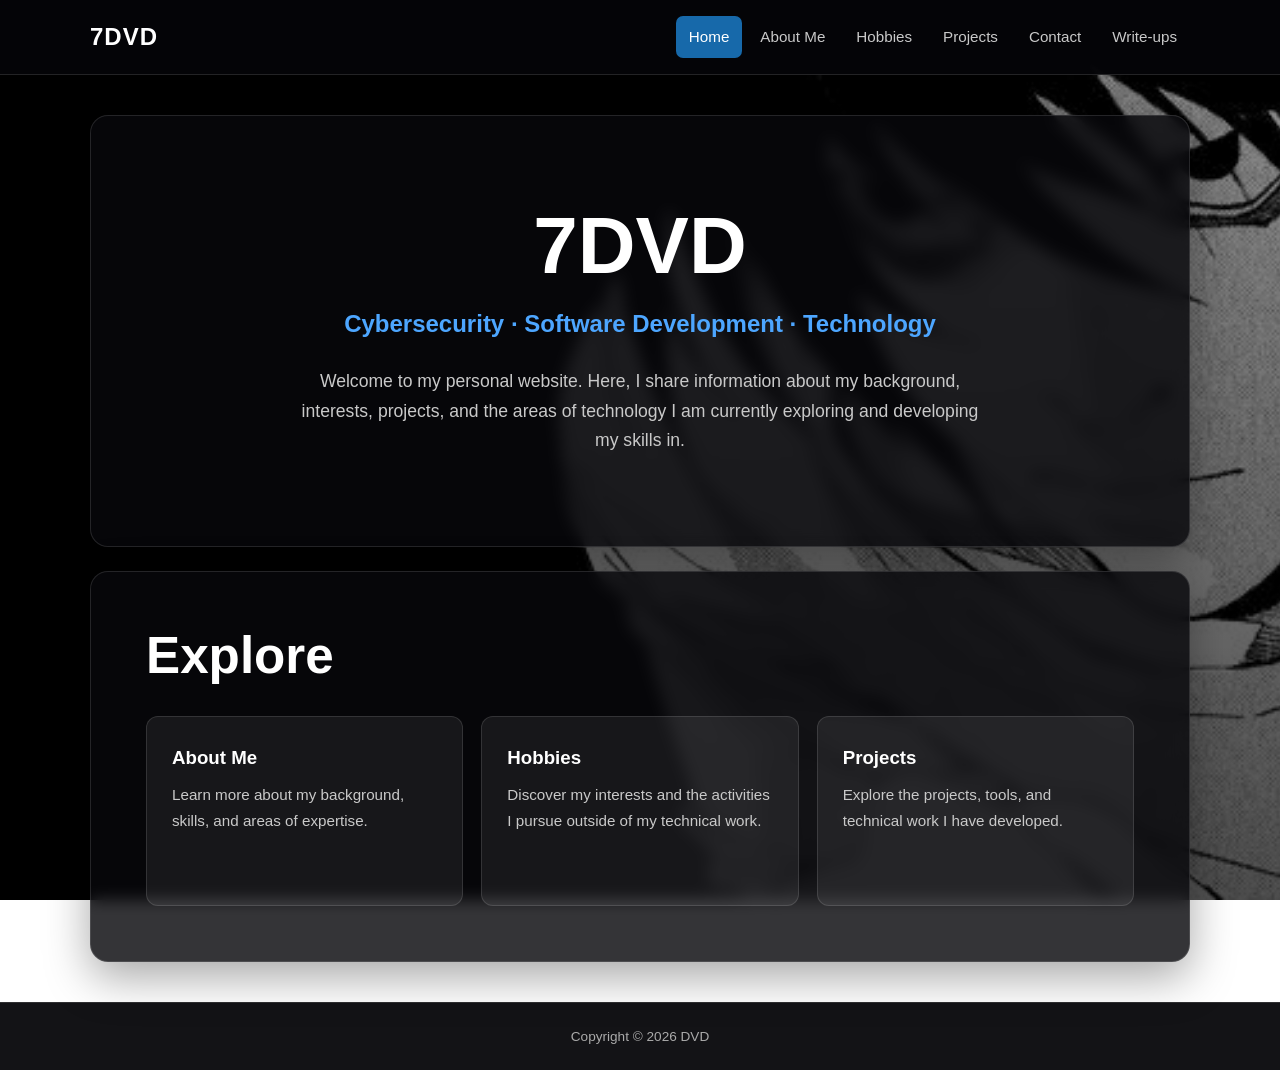
<file: index.html>
<!DOCTYPE html>
<html lang="en">
<head>
  <meta charset="UTF-8">
  <meta name="viewport" content="width=device-width, initial-scale=1.0">
  <meta name="description" content="7DVD - cybersecurity, software development, technology, and personal projects.">
  <title>7DVD | Home</title>
  <link rel="stylesheet" href="Main/style.css">
</head>

<body>
  <header>
    <div class="header-inner">
      <a href="index.html" class="logo">7DVD</a>

      <nav>
        <a href="/index.html" class="active">Home</a>
        <a href="Main/AboutMe.html">About Me</a>
        <a href="Main/Hobbies.html">Hobbies</a>
        <a href="Main/Projects.html">Projects</a>
        <a href="Main/ContactMe.html">Contact</a>
        <a href="/Write-ups/index.html">Write-ups</a>
      </nav>
    </div>
  </header>

  <main>
    <section class="hero">
      <h1>7DVD</h1>

      <p class="tagline">
        Cybersecurity · Software Development · Technology
      </p>

      <p>
        Welcome to my personal website. Here, I share information about my
        background, interests, projects, and the areas of technology I am
        currently exploring and developing my skills in.
      </p>
    </section>

    <section class="content" style="margin-top: 24px;">
      <h1>Explore</h1>

      <div class="cards">
        <a href="Main/AboutMe.html" class="card">
          <h3>About Me</h3>
          <p>Learn more about my background, skills, and areas of expertise.</p>
        </a>

        <a href="Main/Hobbies.html" class="card">
          <h3>Hobbies</h3>
          <p>Discover my interests and the activities I pursue outside of my technical work.</p>
        </a>

        <a href="Main/Projects.html" class="card">
          <h3>Projects</h3>
          <p>Explore the projects, tools, and technical work I have developed.</p>
        </a>
      </div>
    </section>
  </main>

  <footer>
    <p>Copyright &copy; 2026 DVD</p>
  </footer>
</body>
</html>
</file>
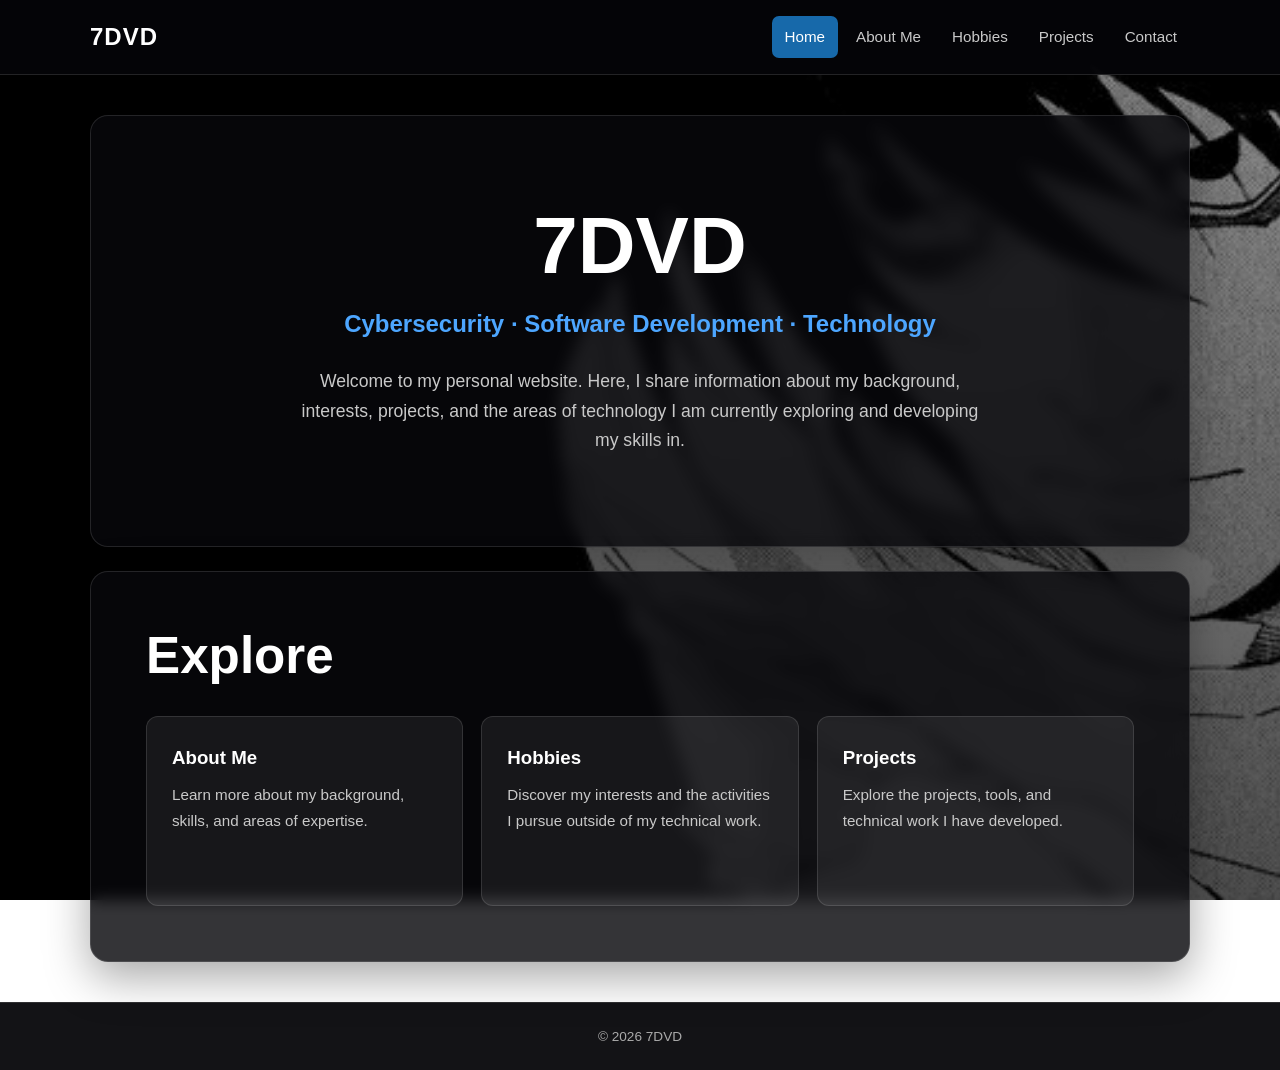
<file: Main/index.html>
<!DOCTYPE html>
<html lang="en">
<head>
  <meta charset="UTF-8">
  <meta name="viewport" content="width=device-width, initial-scale=1.0">
  <meta name="description" content="7DVD - cybersecurity, software development, technology, and personal projects.">
  <title>7DVD | Home</title>
  <link rel="stylesheet" href="style.css">
</head>

<body>
  <header>
    <div class="header-inner">
      <a href="index.html" class="logo">7DVD</a>

      <nav>
        <a href="index.html" class="active">Home</a>
        <a href="AboutMe.html">About Me</a>
        <a href="Hobbies.html">Hobbies</a>
        <a href="Projects.html">Projects</a>
        <a href="ContactMe.html">Contact</a>
      </nav>
    </div>
  </header>

  <main>
    <section class="hero">
      <h1>7DVD</h1>

      <p class="tagline">
        Cybersecurity · Software Development · Technology
      </p>

      <p>
        Welcome to my personal website. Here, I share information about my
        background, interests, projects, and the areas of technology I am
        currently exploring and developing my skills in.
      </p>
    </section>

    <section class="content" style="margin-top: 24px;">
      <h1>Explore</h1>

      <div class="cards">
        <a href="AboutMe.html" class="card">
          <h3>About Me</h3>
          <p>Learn more about my background, skills, and areas of expertise.</p>
        </a>

        <a href="Hobbies.html" class="card">
          <h3>Hobbies</h3>
          <p>Discover my interests and the activities I pursue outside of my technical work.</p>
        </a>

        <a href="Projects.html" class="card">
          <h3>Projects</h3>
          <p>Explore the projects, tools, and technical work I have developed.</p>
        </a>
      </div>
    </section>
  </main>

  <footer>
    <p>&copy; 2026 7DVD</p>
  </footer>
</body>
</html>
</file>
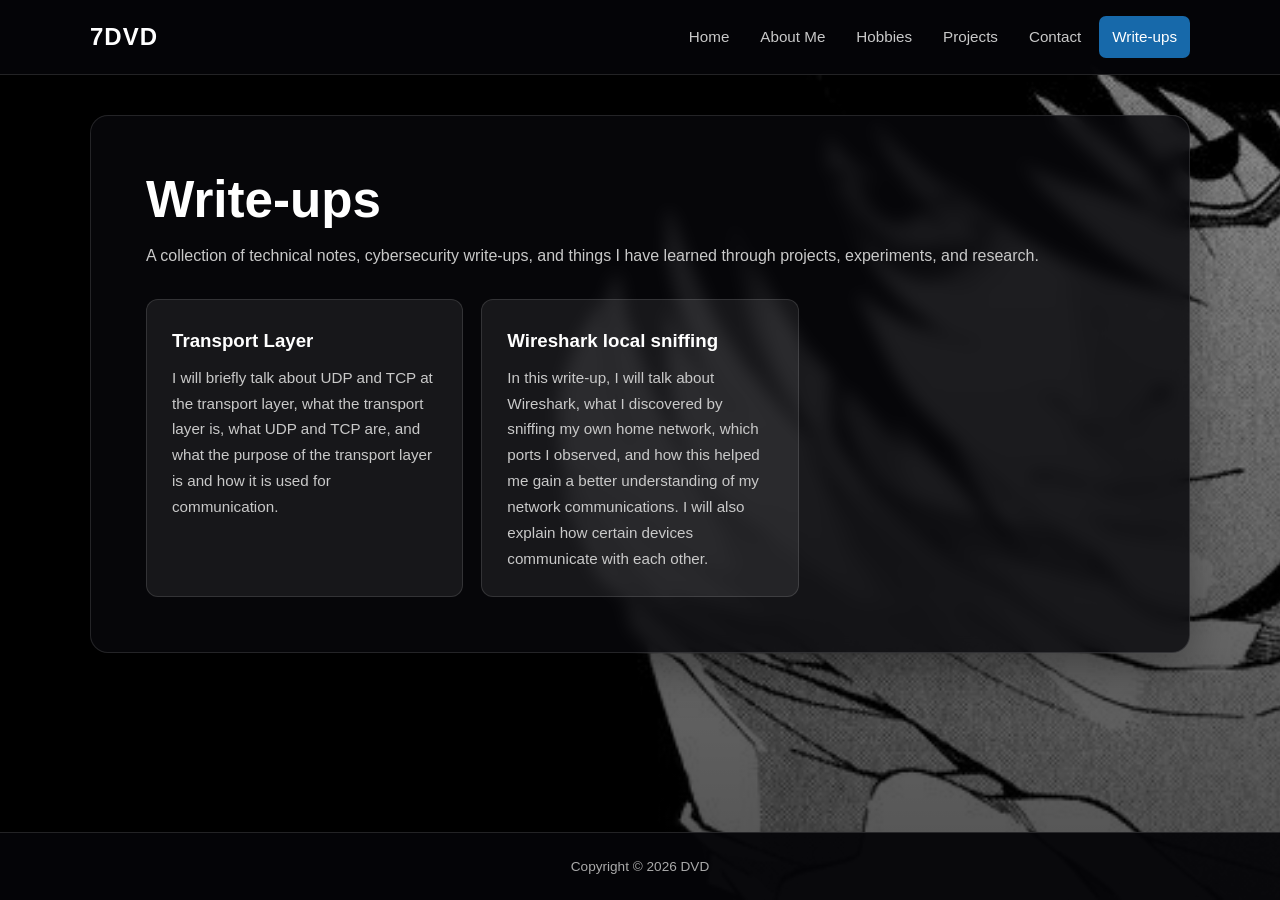
<file: Write-ups/index.html>
<!DOCTYPE html>
<html lang="en">
<head>
  <meta charset="UTF-8">
  <meta name="viewport" content="width=device-width, initial-scale=1.0">
  <meta name="description" content="7DVD - technical notes, cybersecurity write-ups, and things I have learned.">
  <title>7DVD | Write-ups</title>
  <link rel="stylesheet" href="/Main/style.css">
</head>

<body>
  <header>
    <div class="header-inner">
      <a href="../index.html" class="logo">7DVD</a>

      <nav>
        <a href="../index.html">Home</a>
        <a href="/Main/AboutMe.html">About Me</a>
        <a href="/Main/Hobbies.html">Hobbies</a>
        <a href="/Main/Projects.html">Projects</a>
        <a href="/Main/ContactMe.html">Contact</a>
        <a href="index.html" class="active">Write-ups</a>
      </nav>
    </div>
  </header>

  <main>
    <section class="content">
      <h1>Write-ups</h1>
      
      <p>
        A collection of technical notes, cybersecurity write-ups, and
        things I have learned through projects, experiments, and research.
      </p>

      <div class="cards">

        <a href="TransportLayer.html" class="card">
          <h3>Transport Layer</h3>
          <p>
            I will briefly talk about UDP and TCP at the transport layer,
            what the transport layer is, what UDP and TCP are, and what
            the purpose of the transport layer is and how it is used
            for communication.
          </p>
        </a>

        <a href="WiresharkLocal.html" class="card">
          <h3>Wireshark local sniffing</h3>
          <p>
            In this write-up, I will talk about Wireshark, what I discovered
            by sniffing my own home network, which ports I observed, and how
            this helped me gain a better understanding of my network
            communications. I will also explain how certain devices
            communicate with each other.
          </p>
        </a>

      </div>
    </section>
  </main>

  <footer>
    <p>Copyright &copy; 2026 DVD</p>
  </footer>

</body>
</html>
</file>
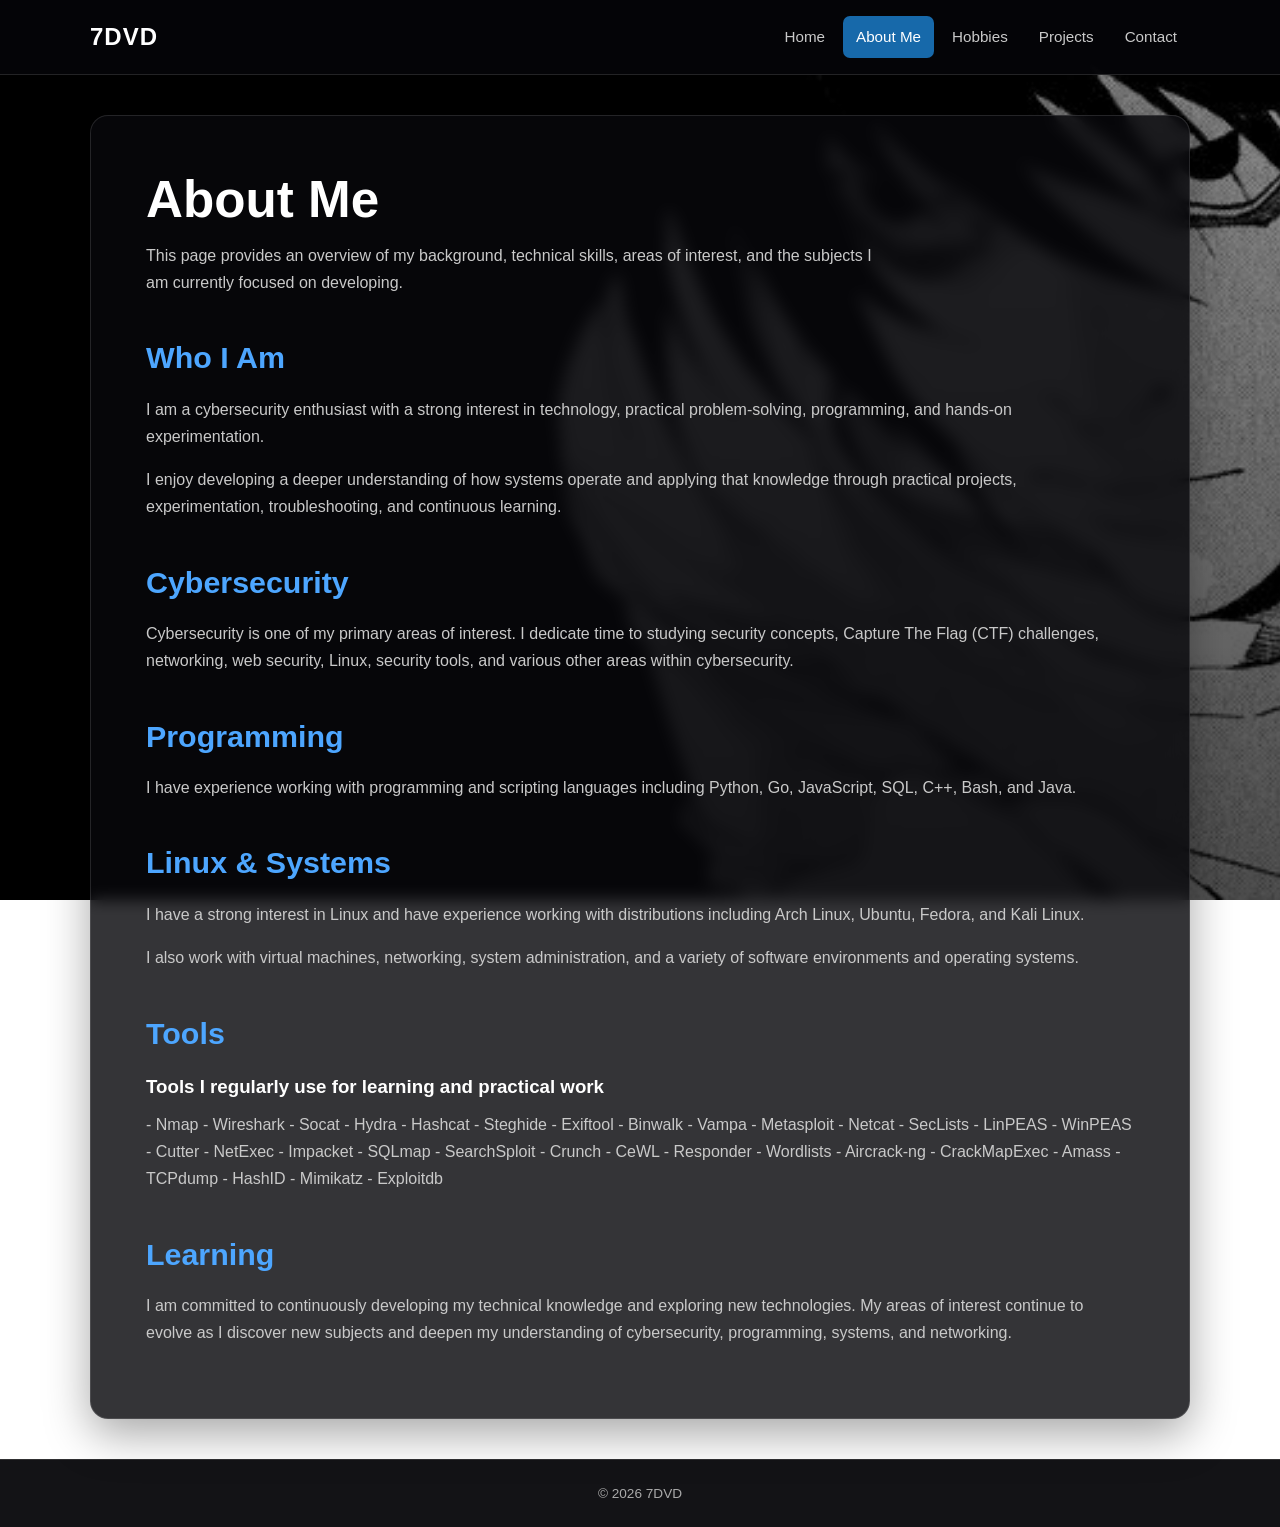
<file: AboutMe.html>
<!DOCTYPE html>
<html lang="en">
<head>
  <meta charset="UTF-8">
  <meta name="viewport" content="width=device-width, initial-scale=1.0">
  <meta name="description" content="About 7DVD.">
  <title>7DVD | About Me</title>
  <link rel="stylesheet" href="style.css">
</head>

<body>
  <header>
    <div class="header-inner">
      <a href="index.html" class="logo">7DVD</a>

      <nav>
        <a href="index.html">Home</a>
        <a href="AboutMe.html" class="active">About Me</a>
        <a href="Hobbies.html">Hobbies</a>
        <a href="Projects.html">Projects</a>
        <a href="ContactMe.html">Contact</a>
      </nav>
    </div>
  </header>

  <main>
    <section class="content">
      <h1>About Me</h1>

      <p class="intro">
        This page provides an overview of my background, technical skills,
        areas of interest, and the subjects I am currently focused on developing.
      </p>

      <h2>Who I Am</h2>

      <p>
        I am a cybersecurity enthusiast with a strong interest in technology,
        practical problem-solving, programming, and hands-on experimentation.
      </p>

      <p>
        I enjoy developing a deeper understanding of how systems operate
        and applying that knowledge through practical projects, experimentation,
        troubleshooting, and continuous learning.
      </p>

      <h2>Cybersecurity</h2>

      <p>
        Cybersecurity is one of my primary areas of interest. I dedicate time
        to studying security concepts, Capture The Flag (CTF) challenges,
        networking, web security, Linux, security tools, and various other
        areas within cybersecurity.
      </p>

      <h2>Programming</h2>

      <p>
        I have experience working with programming and scripting languages
        including Python, Go, JavaScript, SQL, C++, Bash, and Java.
      </p>

      <h2>Linux & Systems</h2>

      <p>
        I have a strong interest in Linux and have experience working with
        distributions including Arch Linux, Ubuntu, Fedora, and Kali Linux.
      </p>

      <p>
        I also work with virtual machines, networking, system administration,
        and a variety of software environments and operating systems.
      </p>

      <h2>Tools</h2>
      <h3>Tools I regularly use for learning and practical work</h3>
      
      <p>
        - Nmap
        - Wireshark
        - Socat
        - Hydra
        - Hashcat
        - Steghide
        - Exiftool
        - Binwalk
        - Vampa
        - Metasploit
        - Netcat
        - SecLists
        - LinPEAS
        - WinPEAS
        - Cutter
        - NetExec
        - Impacket
        - SQLmap
        - SearchSploit
        - Crunch
        - CeWL
        - Responder
        - Wordlists
        - Aircrack-ng
        - CrackMapExec
        - Amass
        - TCPdump
        - HashID
        - Mimikatz
        - Exploitdb
      </p>
      
      <h2>Learning</h2>

      <p>
        I am committed to continuously developing my technical knowledge
        and exploring new technologies. My areas of interest continue to
        evolve as I discover new subjects and deepen my understanding of
        cybersecurity, programming, systems, and networking.
      </p>
    </section>
  </main>

  <footer>
    <p>&copy; 2026 7DVD</p>
  </footer>
</body>
</html>
</file>
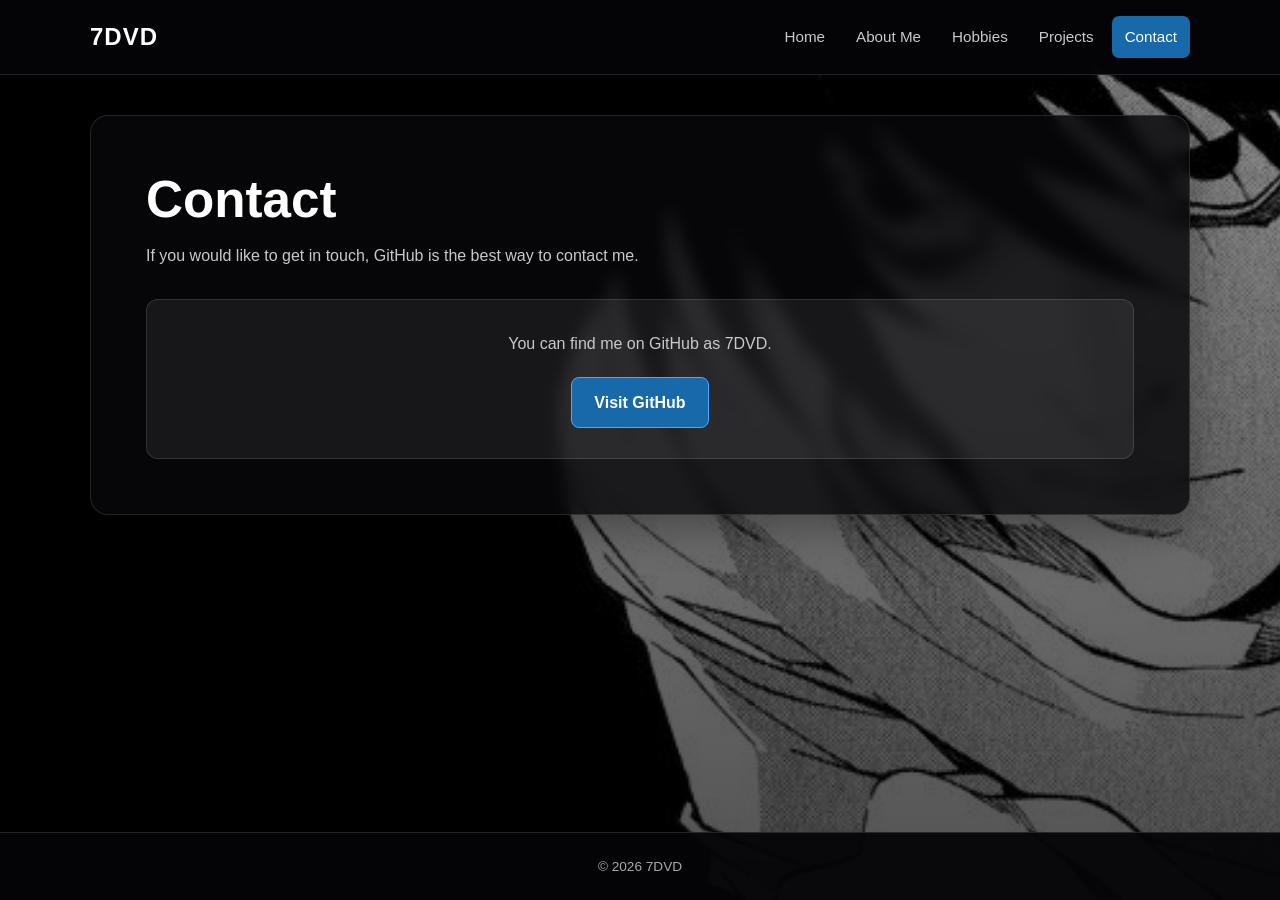
<file: ContactMe.html>
<!DOCTYPE html>
<html lang="en">
<head>
  <meta charset="UTF-8">
  <meta name="viewport" content="width=device-width, initial-scale=1.0">
  <meta name="description" content="Contact 7DVD.">
  <title>7DVD | Contact</title>
  <link rel="stylesheet" href="style.css">
</head>

<body>
  <header>
    <div class="header-inner">
      <a href="index.html" class="logo">7DVD</a>

      <nav>
        <a href="index.html">Home</a>
        <a href="AboutMe.html">About Me</a>
        <a href="Hobbies.html">Hobbies</a>
        <a href="Projects.html">Projects</a>
        <a href="ContactMe.html" class="active">Contact</a>
      </nav>
    </div>
  </header>

  <main>
    <section class="content">
      <h1>Contact</h1>

      <p class="intro">
        If you would like to get in touch, GitHub is the best way
        to contact me.
      </p>

      <div class="contact-box">
        <p>
          You can find me on GitHub as 7DVD.
        </p>

        <a
          href="https://github.com/7DVD"
          class="button"
          target="_blank"
          rel="noopener noreferrer"
        >
          Visit GitHub
        </a>
      </div>
    </section>
  </main>

  <footer>
    <p>&copy; 2026 7DVD</p>
  </footer>
</body>
</html>
</file>
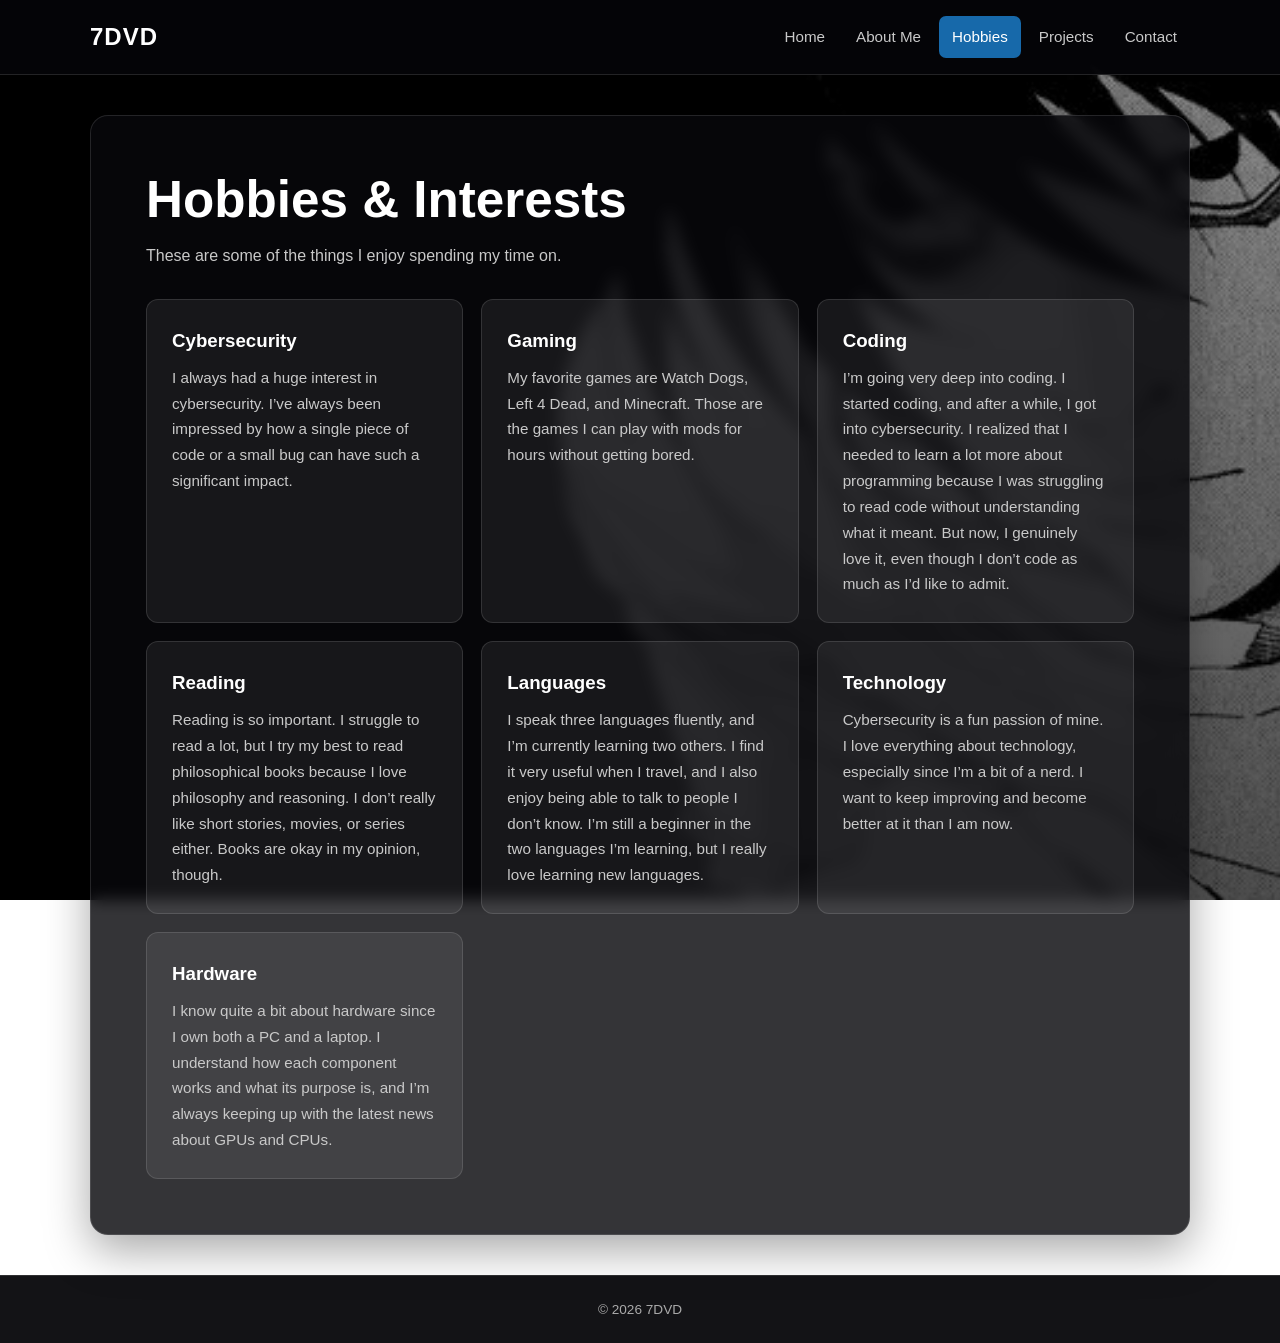
<file: Hobbies.html>
<!DOCTYPE html>
<html lang="en">
<head>
  <meta charset="UTF-8">
  <meta name="viewport" content="width=device-width, initial-scale=1.0">
  <meta name="description" content="7DVD hobbies and interests.">
  <title>7DVD | Hobbies</title>
  <link rel="stylesheet" href="style.css">
</head>

<body>
  <header>
    <div class="header-inner">
      <a href="index.html" class="logo">7DVD</a>

      <nav>
        <a href="index.html">Home</a>
        <a href="AboutMe.html">About Me</a>
        <a href="Hobbies.html" class="active">Hobbies</a>
        <a href="Projects.html">Projects</a>
        <a href="ContactMe.html">Contact</a>
      </nav>
    </div>
  </header>

  <main>
    <section class="content">
      <h1>Hobbies & Interests</h1>

      <p class="intro">
        These are some of the things I enjoy spending my time on.
      </p>

      <div class="cards">
        <article class="card">
          <h3>Cybersecurity</h3>
          <p>
            I always had a huge interest in cybersecurity. I’ve always been impressed by how a single piece of code or a small bug can have such a significant impact.
          </p>
        </article>

        <article class="card">
          <h3>Gaming</h3>
          <p>
           My favorite games are Watch Dogs, Left 4 Dead, and Minecraft. Those are the games I can play with mods for hours without getting bored.
          </p>
        </article>

        <article class="card">
          <h3>Coding</h3>
          <p>
            I’m going very deep into coding. I started coding, and after a while, I got into cybersecurity. I realized that I needed to learn a lot more about programming because I was struggling to read code without understanding what it meant. But now, I genuinely love it, even though I don’t code as much as I’d like to admit.
          </p>
        </article>

        <article class="card">
          <h3>Reading</h3>
          <p>
            Reading is so important. I struggle to read a lot, but I try my best to read philosophical books because I love philosophy and reasoning. I don’t really like short stories, movies, or series either. Books are okay in my opinion, though.
          </p>
        </article>

        <article class="card">
          <h3>Languages</h3>
          <p>
            I speak three languages fluently, and I’m currently learning two others. I find it very useful when I travel, and I also enjoy being able to talk to people I don’t know. I’m still a beginner in the two languages I’m learning, but I really love learning new languages.
          </p>
        </article>

        <article class="card">
          <h3>Technology</h3>
          <p>
            Cybersecurity is a fun passion of mine. I love everything about technology, especially since I’m a bit of a nerd. I want to keep improving and become better at it than I am now.
          </p>
        </article>

        <article class="card">
          <h3>Hardware</h3>
          <p>
            I know quite a bit about hardware since I own both a PC and a laptop. I understand how each component works and what its purpose is, and I’m always keeping up with the latest news about GPUs and CPUs.
          </p>
        </article>
      </div>
    </section>
  </main>

  <footer>
    <p>&copy; 2026 7DVD</p>
  </footer>
</body>
</html>
</file>
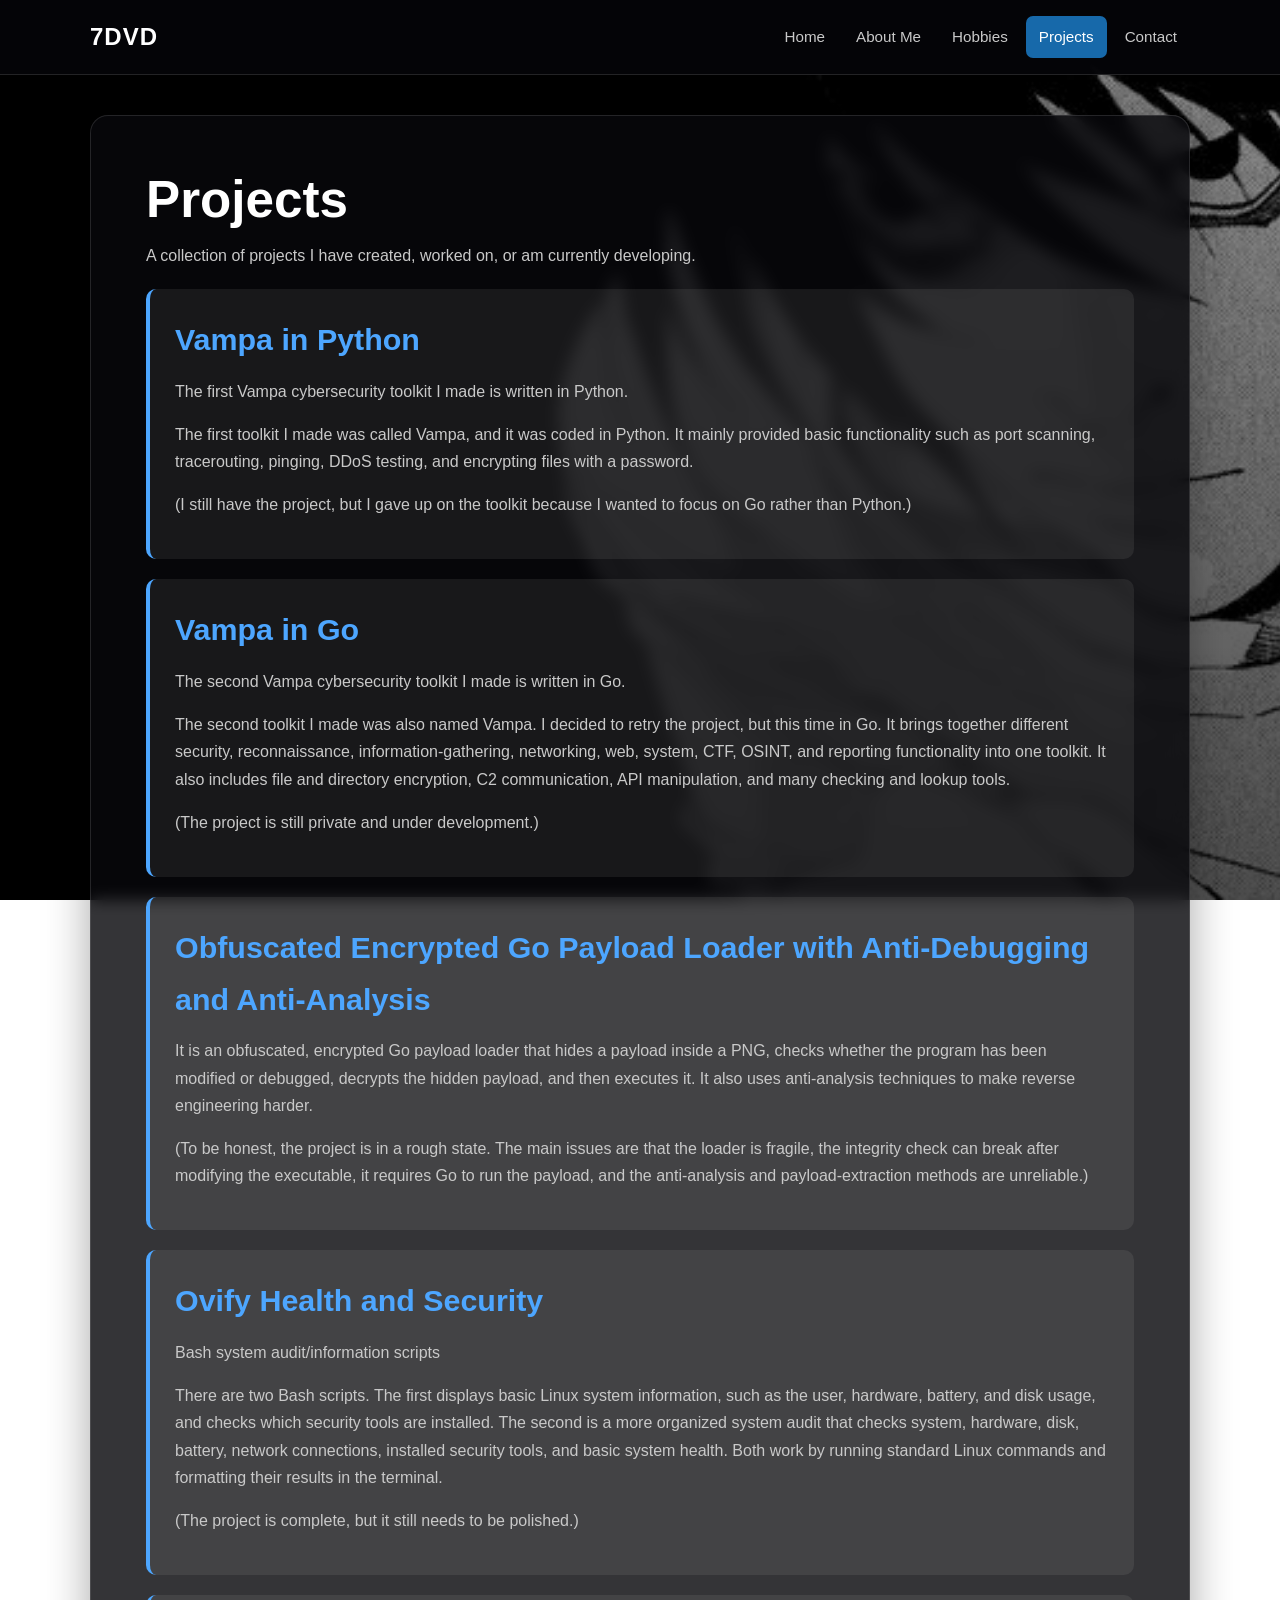
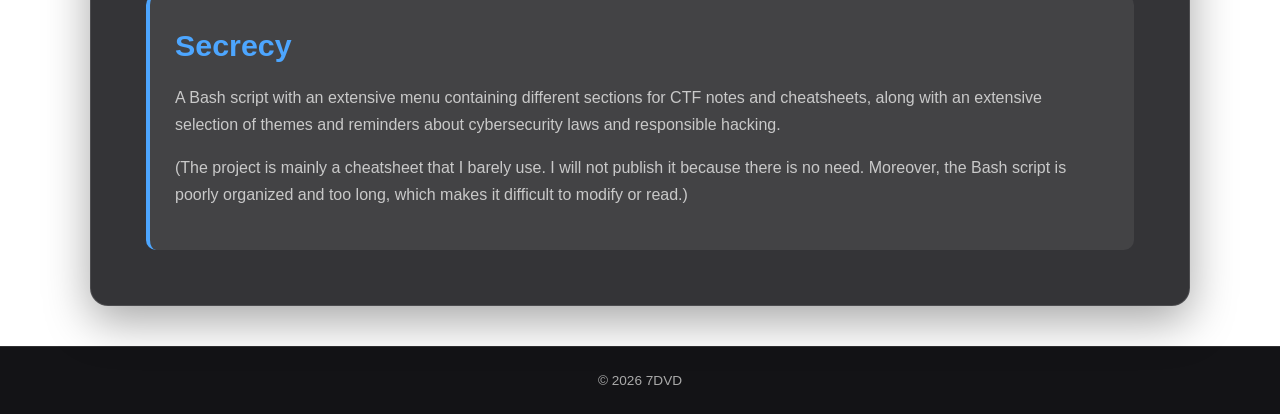
<file: Projects.html>
<!DOCTYPE html>
<html lang="en">
<head>
  <meta charset="UTF-8">
  <meta name="viewport" content="width=device-width, initial-scale=1.0">
  <meta name="description" content="7DVD projects.">
  <title>7DVD | Projects</title>
  <link rel="stylesheet" href="style.css">
</head>

<body>
  <header>
    <div class="header-inner">
      <a href="index.html" class="logo">7DVD</a>

      <nav>
        <a href="index.html">Home</a>
        <a href="AboutMe.html">About Me</a>
        <a href="Hobbies.html">Hobbies</a>
        <a href="Projects.html" class="active">Projects</a>
        <a href="ContactMe.html">Contact</a>
      </nav>
    </div>
  </header>

  <main>
    <section class="content">
      <h1>Projects</h1>

      <p class="intro">
        A collection of projects I have created, worked on, or am
        currently developing.
      </p>

      <article class="project">
        <h2>Vampa in Python</h2>

        <p>
          The first Vampa cybersecurity toolkit I made is written in Python.
        </p>

        <p>
          The first toolkit I made was called Vampa, and it was coded in Python.
          It mainly provided basic functionality such as port scanning,
          tracerouting, pinging, DDoS testing, and encrypting files with a password.
        </p>

        <p>
          (I still have the project, but I gave up on the toolkit because I wanted
          to focus on Go rather than Python.)
        </p>
      </article>

      <article class="project">
        <h2>Vampa in Go</h2>

        <p>
          The second Vampa cybersecurity toolkit I made is written in Go.
        </p>

        <p>
          The second toolkit I made was also named Vampa. I decided to retry
          the project, but this time in Go. It brings together different
          security, reconnaissance, information-gathering, networking, web,
          system, CTF, OSINT, and reporting functionality into one toolkit.
          It also includes file and directory encryption, C2 communication,
          API manipulation, and many checking and lookup tools.
        </p>

        <p>
          (The project is still private and under development.)
        </p>
      </article>

      <article class="project">
        <h2>Obfuscated Encrypted Go Payload Loader with Anti-Debugging and Anti-Analysis</h2>

        <p>
          It is an obfuscated, encrypted Go payload loader that hides a payload
          inside a PNG, checks whether the program has been modified or debugged,
          decrypts the hidden payload, and then executes it.
          It also uses anti-analysis techniques to make reverse engineering harder.
        </p>

        <p>
          (To be honest, the project is in a rough state.
          The main issues are that the loader is fragile,
          the integrity check can break after modifying the executable,
          it requires Go to run the payload,
          and the anti-analysis and payload-extraction methods are unreliable.)
        </p>
      </article>

      <article class="project">
        <h2>Ovify Health and Security</h2>

        <p>Bash system audit/information scripts</p>

        <p>
          There are two Bash scripts. The first displays basic Linux system
          information, such as the user, hardware, battery, and disk usage,
          and checks which security tools are installed. The second is a more
          organized system audit that checks system, hardware, disk, battery,
          network connections, installed security tools, and basic system health.
          Both work by running standard Linux commands and formatting their
          results in the terminal.
        </p>

        <p>
          (The project is complete, but it still needs to be polished.)
        </p>
      </article>

      <article class="project">
        <h2>Secrecy</h2>

        <p>
          A Bash script with an extensive menu containing different sections
          for CTF notes and cheatsheets, along with an extensive selection of
          themes and reminders about cybersecurity laws and responsible hacking.
        </p>

        <p>
          (The project is mainly a cheatsheet that I barely use. I will not
          publish it because there is no need. Moreover, the Bash script is
          poorly organized and too long, which makes it difficult to modify or read.)
        </p>
      </article>

    </section>
  </main>

  <footer>
    <p>&copy; 2026 7DVD</p>
  </footer>
</body>
</html>
</file>
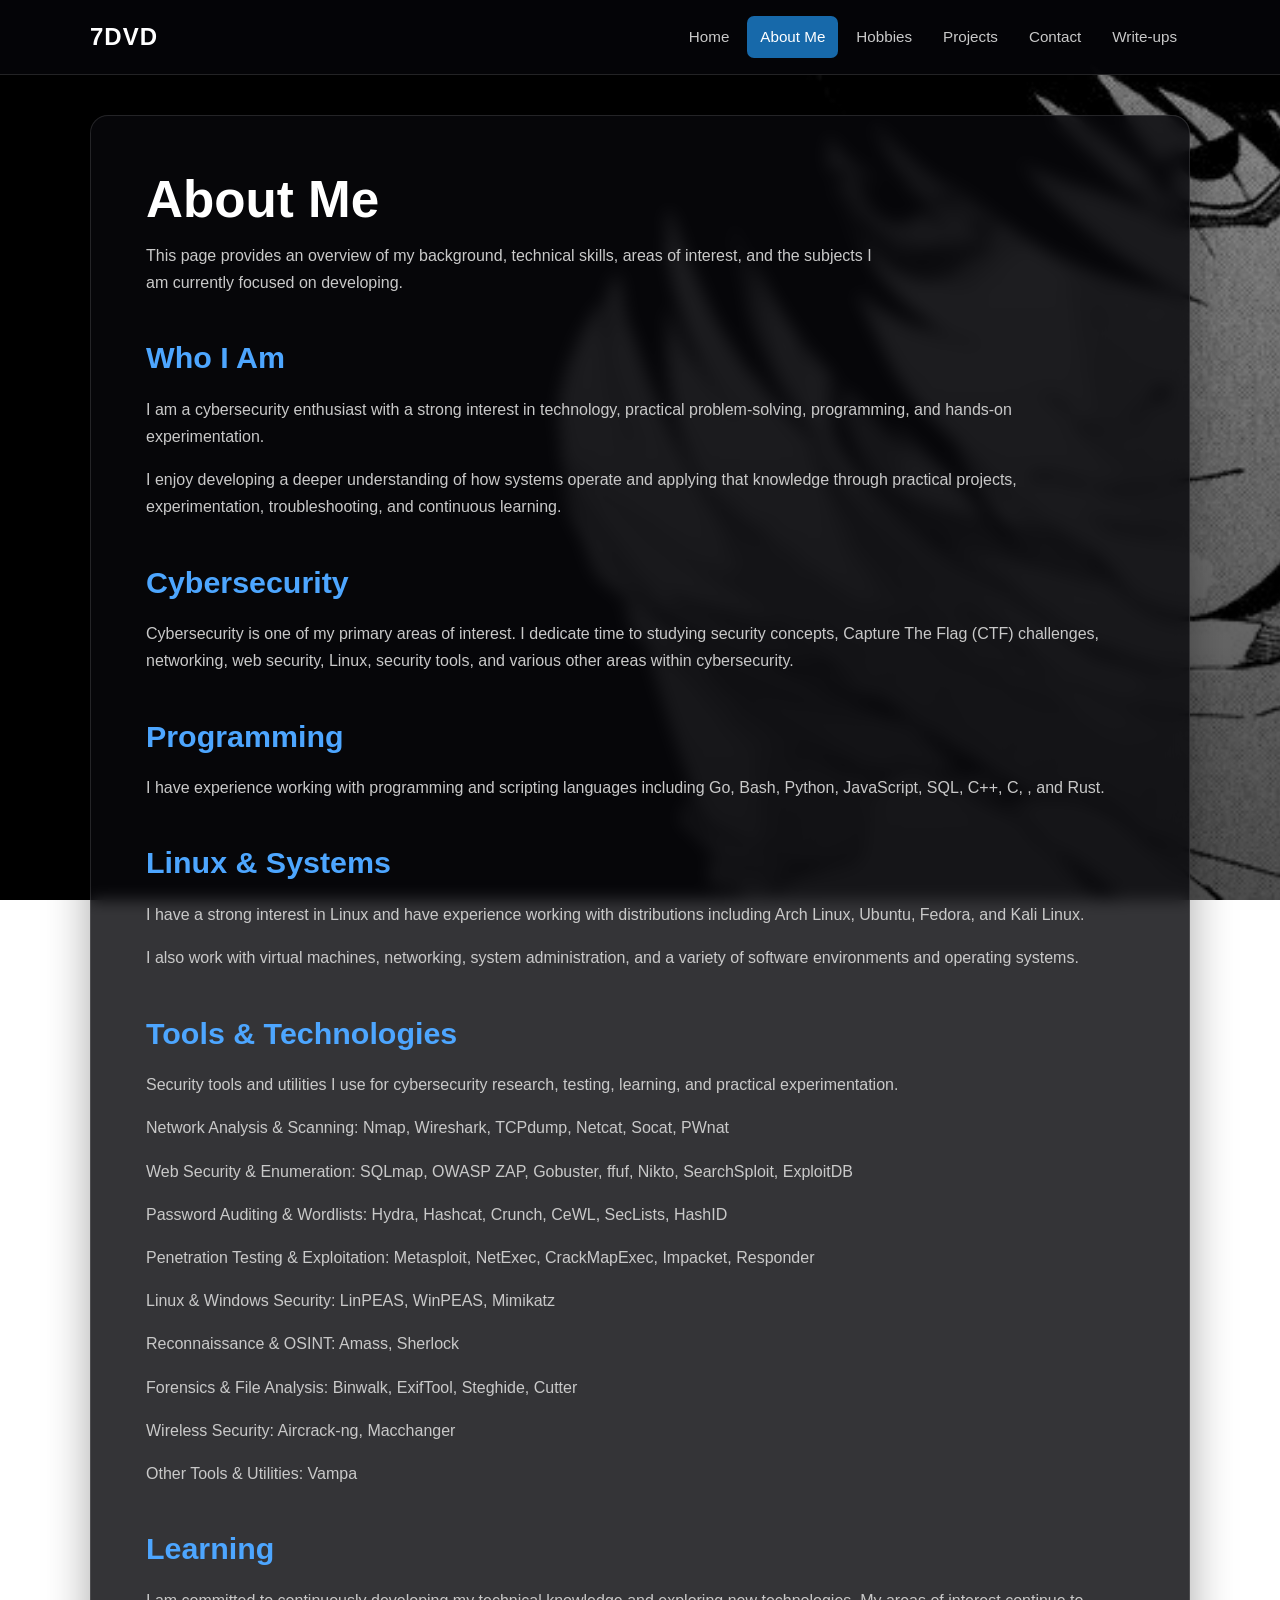
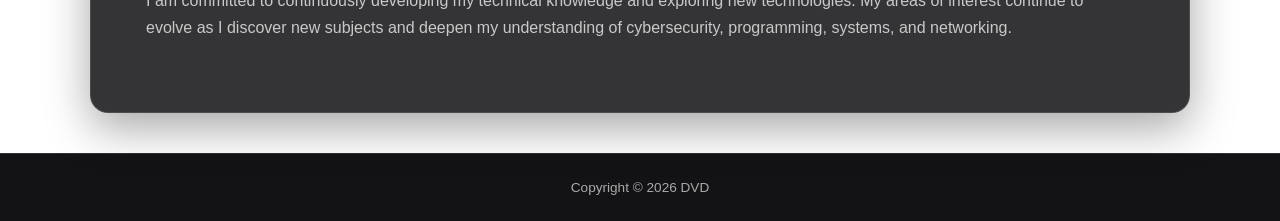
<file: Main/AboutMe.html>
<!DOCTYPE html>
<html lang="en">
<head>
  <meta charset="UTF-8">
  <meta name="viewport" content="width=device-width, initial-scale=1.0">
  <meta name="description" content="About 7DVD.">
  <title>7DVD | About Me</title>
  <link rel="stylesheet" href="style.css">
</head>

<body>
  <header>
    <div class="header-inner">
      <a href="../index.html" class="logo">7DVD</a>

      <nav>
        <a href="../index.html">Home</a>
        <a href="AboutMe.html" class="active">About Me</a>
        <a href="Hobbies.html">Hobbies</a>
        <a href="Projects.html">Projects</a>
        <a href="ContactMe.html">Contact</a>
        <a href="../Write-ups/index.html">Write-ups</a>
      </nav>
    </div>
  </header>

  <main>
    <section class="content">
      <h1>About Me</h1>

      <p class="intro">
        This page provides an overview of my background, technical skills,
        areas of interest, and the subjects I am currently focused on developing.
      </p>

      <h2>Who I Am</h2>

      <p>
        I am a cybersecurity enthusiast with a strong interest in technology,
        practical problem-solving, programming, and hands-on experimentation.
      </p>

      <p>
        I enjoy developing a deeper understanding of how systems operate
        and applying that knowledge through practical projects, experimentation,
        troubleshooting, and continuous learning.
      </p>

      <h2>Cybersecurity</h2>

      <p>
        Cybersecurity is one of my primary areas of interest. I dedicate time
        to studying security concepts, Capture The Flag (CTF) challenges,
        networking, web security, Linux, security tools, and various other
        areas within cybersecurity.
      </p>

      <h2>Programming</h2>

      <p>
        I have experience working with programming and scripting languages
        including Go, Bash, Python, JavaScript, SQL, C++, C, , and Rust.
      </p>

      <h2>Linux & Systems</h2>

      <p>
        I have a strong interest in Linux and have experience working with
        distributions including Arch Linux, Ubuntu, Fedora, and Kali Linux.
      </p>

      <p>
        I also work with virtual machines, networking, system administration,
        and a variety of software environments and operating systems.
      </p>

      <h2>Tools & Technologies</h2>

      <p>
        Security tools and utilities I use for cybersecurity research,
        testing, learning, and practical experimentation.
      </p>

      <p>
        Network Analysis & Scanning: Nmap, Wireshark, TCPdump, Netcat, Socat, PWnat
      </p>

      <p>
        Web Security & Enumeration: SQLmap, OWASP ZAP, Gobuster, ffuf,
        Nikto, SearchSploit, ExploitDB
      </p>

      <p>
        Password Auditing & Wordlists: Hydra, Hashcat, Crunch, CeWL,
        SecLists, HashID
      </p>

      <p>
        Penetration Testing & Exploitation: Metasploit, NetExec,
        CrackMapExec, Impacket, Responder
      </p>

      <p>
        Linux & Windows Security: LinPEAS, WinPEAS, Mimikatz
      </p>

      <p>
        Reconnaissance & OSINT: Amass, Sherlock
      </p>

      <p>
        Forensics & File Analysis: Binwalk, ExifTool, Steghide, Cutter
      </p>

      <p>
        Wireless Security: Aircrack-ng, Macchanger
      </p>

      <p>
        Other Tools & Utilities: Vampa
      </p>

      <h2>Learning</h2>

      <p>
        I am committed to continuously developing my technical knowledge
        and exploring new technologies. My areas of interest continue to
        evolve as I discover new subjects and deepen my understanding of
        cybersecurity, programming, systems, and networking.
      </p>
    </section>
  </main>

  <footer>
    <p>Copyright &copy; 2026 DVD</p>
  </footer>

</body>
</html>
</file>
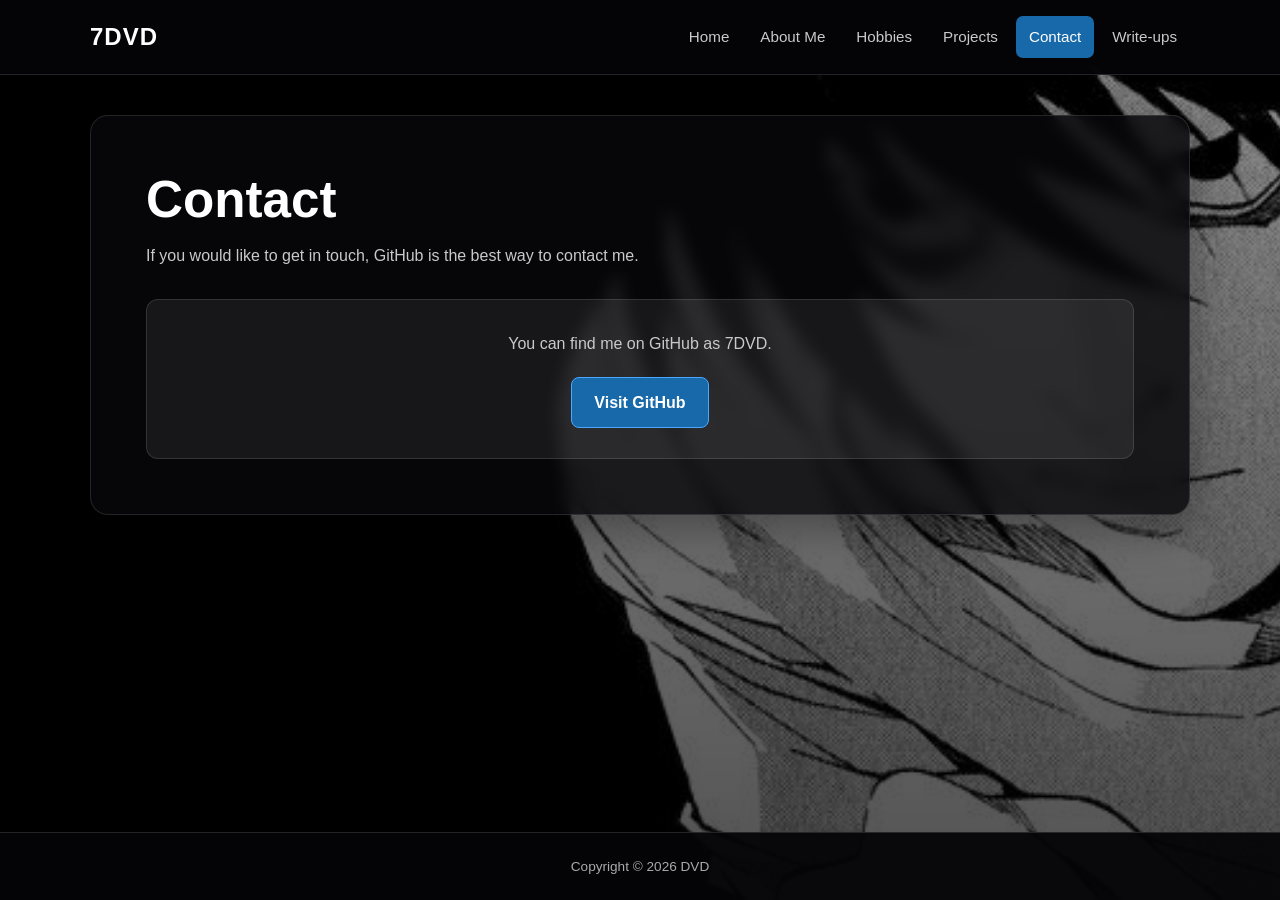
<file: Main/ContactMe.html>
<!DOCTYPE html>
<html lang="en">
<head>
  <meta charset="UTF-8">
  <meta name="viewport" content="width=device-width, initial-scale=1.0">
  <meta name="description" content="Contact 7DVD.">
  <title>7DVD | Contact</title>
  <link rel="stylesheet" href="style.css">
</head>

<body>
  <header>
    <div class="header-inner">
      <a href="../index.html" class="logo">7DVD</a>

      <nav>
        <a href="../index.html">Home</a>
        <a href="AboutMe.html">About Me</a>
        <a href="Hobbies.html">Hobbies</a>
        <a href="Projects.html">Projects</a>
        <a href="ContactMe.html" class="active">Contact</a>
        <a href="../Write-ups/index.html">Write-ups</a>
      </nav>
    </div>
  </header>

  <main>
    <section class="content">
      <h1>Contact</h1>

      <p class="intro">
        If you would like to get in touch, GitHub is the best way
        to contact me.
      </p>

      <div class="contact-box">
        <p>
          You can find me on GitHub as 7DVD.
        </p>

        <a
          href="https://github.com/7DVD"
          class="button"
          target="_blank"
          rel="noopener noreferrer"
        >
          Visit GitHub
        </a>
      </div>
    </section>
  </main>
  
  <footer>
    <p>Copyright &copy; 2026 DVD</p>
  </footer>
  
</body>
</html>
</file>
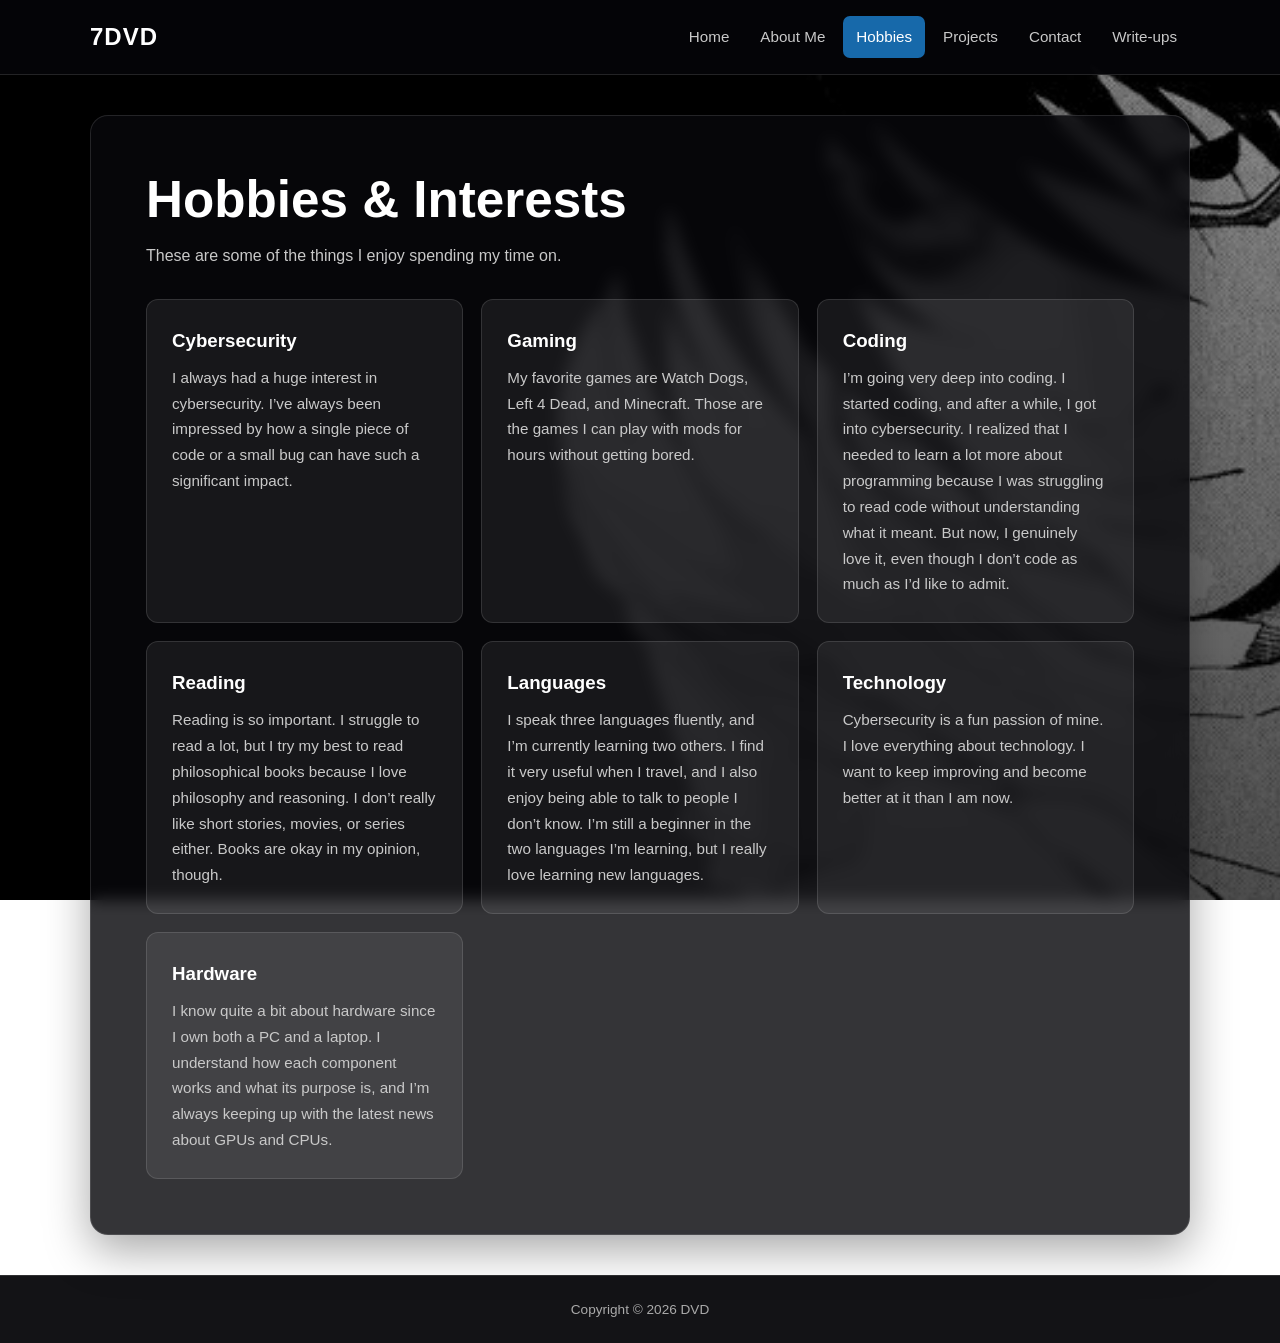
<file: Main/Hobbies.html>
<!DOCTYPE html>
<html lang="en">
<head>
  <meta charset="UTF-8">
  <meta name="viewport" content="width=device-width, initial-scale=1.0">
  <meta name="description" content="7DVD hobbies and interests.">
  <title>7DVD | Hobbies</title>
  <link rel="stylesheet" href="style.css">
</head>

<body>
  <header>
    <div class="header-inner">
      <a href="../index.html" class="logo">7DVD</a>

      <nav>
        <a href="../index.html">Home</a>
        <a href="AboutMe.html">About Me</a>
        <a href="Hobbies.html" class="active">Hobbies</a>
        <a href="Projects.html">Projects</a>
        <a href="ContactMe.html">Contact</a>
        <a href="../Write-ups/index.html">Write-ups</a>
      </nav>
    </div>
  </header>

  <main>
    <section class="content">
      <h1>Hobbies & Interests</h1>

      <p class="intro">
        These are some of the things I enjoy spending my time on.
      </p>

      <div class="cards">
        <article class="card">
          <h3>Cybersecurity</h3>
          <p>
            I always had a huge interest in cybersecurity. I’ve always been impressed by how a single piece of code or a small bug can have such a significant impact.
          </p>
        </article>

        <article class="card">
          <h3>Gaming</h3>
          <p>
           My favorite games are Watch Dogs, Left 4 Dead, and Minecraft. Those are the games I can play with mods for hours without getting bored.
          </p>
        </article>

        <article class="card">
          <h3>Coding</h3>
          <p>
            I’m going very deep into coding. I started coding, and after a while, I got into cybersecurity. I realized that I needed to learn a lot more about programming because I was struggling to read code without understanding what it meant. But now, I genuinely love it, even though I don’t code as much as I’d like to admit.
          </p>
        </article>

        <article class="card">
          <h3>Reading</h3>
          <p>
            Reading is so important. I struggle to read a lot, but I try my best to read philosophical books because I love philosophy and reasoning. I don’t really like short stories, movies, or series either. Books are okay in my opinion, though.
          </p>
        </article>

        <article class="card">
          <h3>Languages</h3>
          <p>
            I speak three languages fluently, and I’m currently learning two others. I find it very useful when I travel, and I also enjoy being able to talk to people I don’t know. I’m still a beginner in the two languages I’m learning, but I really love learning new languages.
          </p>
        </article>

        <article class="card">
          <h3>Technology</h3>
          <p>
            Cybersecurity is a fun passion of mine. I love everything about technology. I want to keep improving and become better at it than I am now.
          </p>
        </article>

        <article class="card">
          <h3>Hardware</h3>
          <p>
            I know quite a bit about hardware since I own both a PC and a laptop. I understand how each component works and what its purpose is, and I’m always keeping up with the latest news about GPUs and CPUs.
          </p>
        </article>
      </div>
    </section>
  </main>

  <footer>
    <p>Copyright &copy; 2026 DVD</p>
  </footer>
  
</body>
</html>
</file>
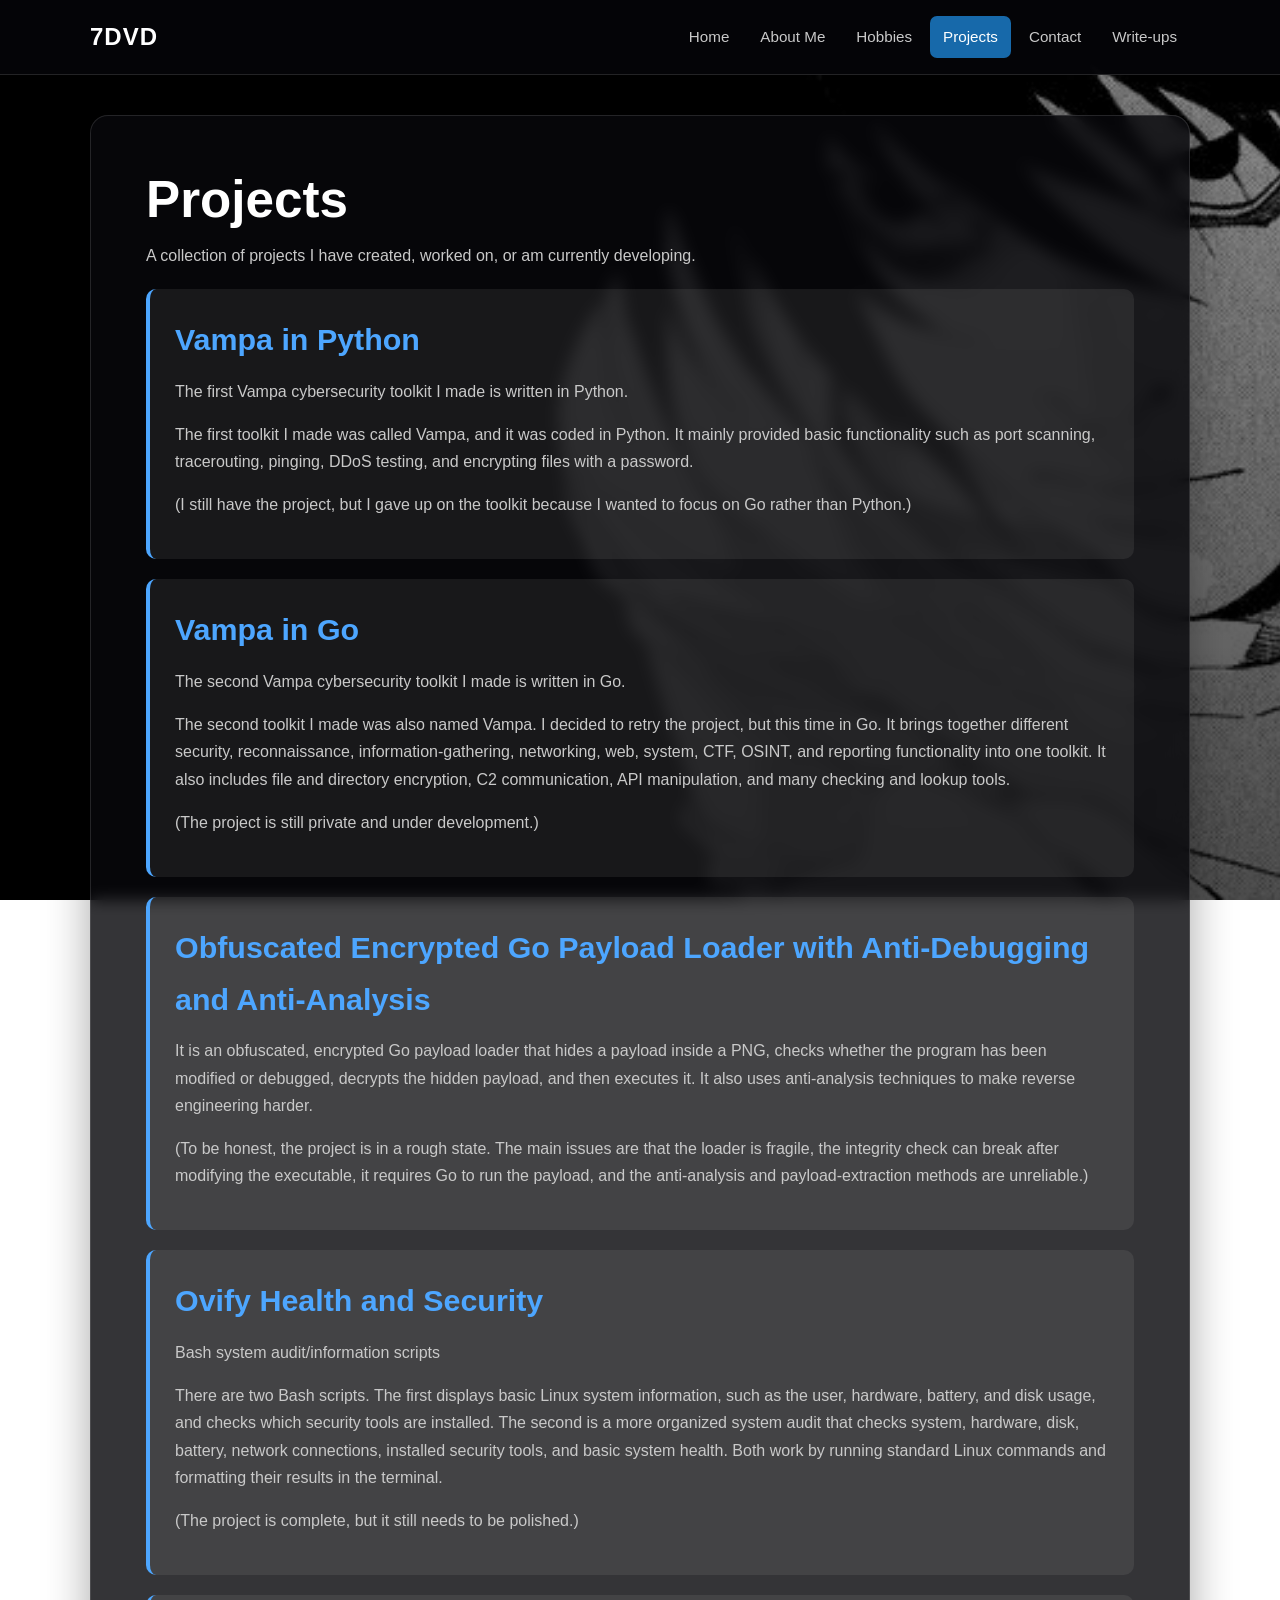
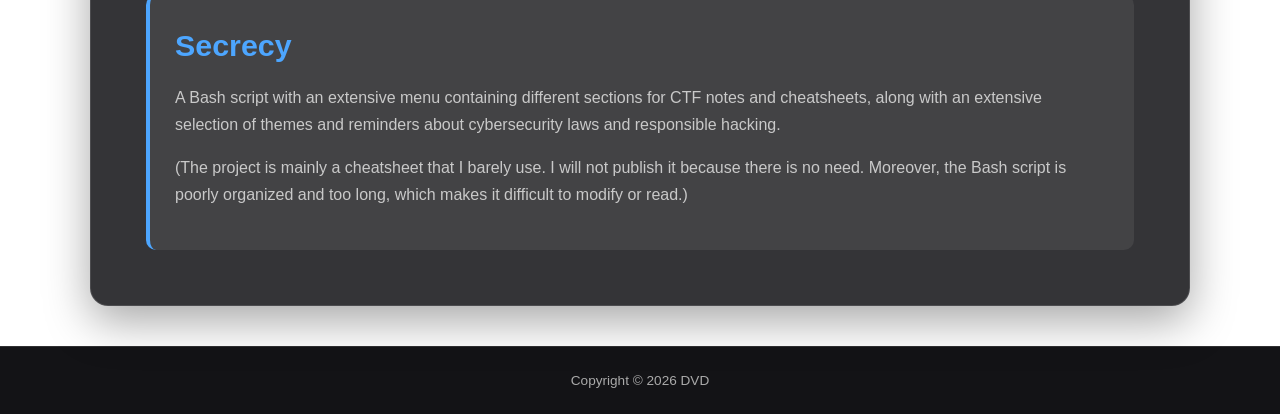
<file: Main/Projects.html>
<!DOCTYPE html>
<html lang="en">
<head>
  <meta charset="UTF-8">
  <meta name="viewport" content="width=device-width, initial-scale=1.0">
  <meta name="description" content="7DVD projects.">
  <title>7DVD | Projects</title>
  <link rel="stylesheet" href="style.css">
</head>

<body>
  <header>
    <div class="header-inner">
      <a href="../index.html" class="logo">7DVD</a>

      <nav>
        <a href="../index.html">Home</a>
        <a href="AboutMe.html">About Me</a>
        <a href="Hobbies.html">Hobbies</a>
        <a href="Projects.html" class="active">Projects</a>
        <a href="ContactMe.html">Contact</a>
        <a href="../Write-ups/index.html">Write-ups</a>
      </nav>
    </div>
  </header>

  <main>
    <section class="content">
      <h1>Projects</h1>

      <p class="intro">
        A collection of projects I have created, worked on, or am
        currently developing.
      </p>

      <article class="project">
        <h2>Vampa in Python</h2>

        <p>
          The first Vampa cybersecurity toolkit I made is written in Python.
        </p>

        <p>
          The first toolkit I made was called Vampa, and it was coded in Python.
          It mainly provided basic functionality such as port scanning,
          tracerouting, pinging, DDoS testing, and encrypting files with a password.
        </p>

        <p>
          (I still have the project, but I gave up on the toolkit because I wanted
          to focus on Go rather than Python.)
        </p>
      </article>

      <article class="project">
        <h2>Vampa in Go</h2>

        <p>
          The second Vampa cybersecurity toolkit I made is written in Go.
        </p>

        <p>
          The second toolkit I made was also named Vampa. I decided to retry
          the project, but this time in Go. It brings together different
          security, reconnaissance, information-gathering, networking, web,
          system, CTF, OSINT, and reporting functionality into one toolkit.
          It also includes file and directory encryption, C2 communication,
          API manipulation, and many checking and lookup tools.
        </p>

        <p>
          (The project is still private and under development.)
        </p>
      </article>

      <article class="project">
        <h2>Obfuscated Encrypted Go Payload Loader with Anti-Debugging and Anti-Analysis</h2>

        <p>
          It is an obfuscated, encrypted Go payload loader that hides a payload
          inside a PNG, checks whether the program has been modified or debugged,
          decrypts the hidden payload, and then executes it.
          It also uses anti-analysis techniques to make reverse engineering harder.
        </p>

        <p>
          (To be honest, the project is in a rough state.
          The main issues are that the loader is fragile,
          the integrity check can break after modifying the executable,
          it requires Go to run the payload,
          and the anti-analysis and payload-extraction methods are unreliable.)
        </p>
      </article>

      <article class="project">
        <h2>Ovify Health and Security</h2>

        <p>Bash system audit/information scripts</p>

        <p>
          There are two Bash scripts. The first displays basic Linux system
          information, such as the user, hardware, battery, and disk usage,
          and checks which security tools are installed. The second is a more
          organized system audit that checks system, hardware, disk, battery,
          network connections, installed security tools, and basic system health.
          Both work by running standard Linux commands and formatting their
          results in the terminal.
        </p>

        <p>
          (The project is complete, but it still needs to be polished.)
        </p>
      </article>

      <article class="project">
        <h2>Secrecy</h2>

        <p>
          A Bash script with an extensive menu containing different sections
          for CTF notes and cheatsheets, along with an extensive selection of
          themes and reminders about cybersecurity laws and responsible hacking.
        </p>

        <p>
          (The project is mainly a cheatsheet that I barely use. I will not
          publish it because there is no need. Moreover, the Bash script is
          poorly organized and too long, which makes it difficult to modify or read.)
        </p>
      </article>
    </section>
  </main>

  <footer>
    <p>Copyright &copy; 2026 DVD</p>
  </footer>
  
</body>
</html>
</file>
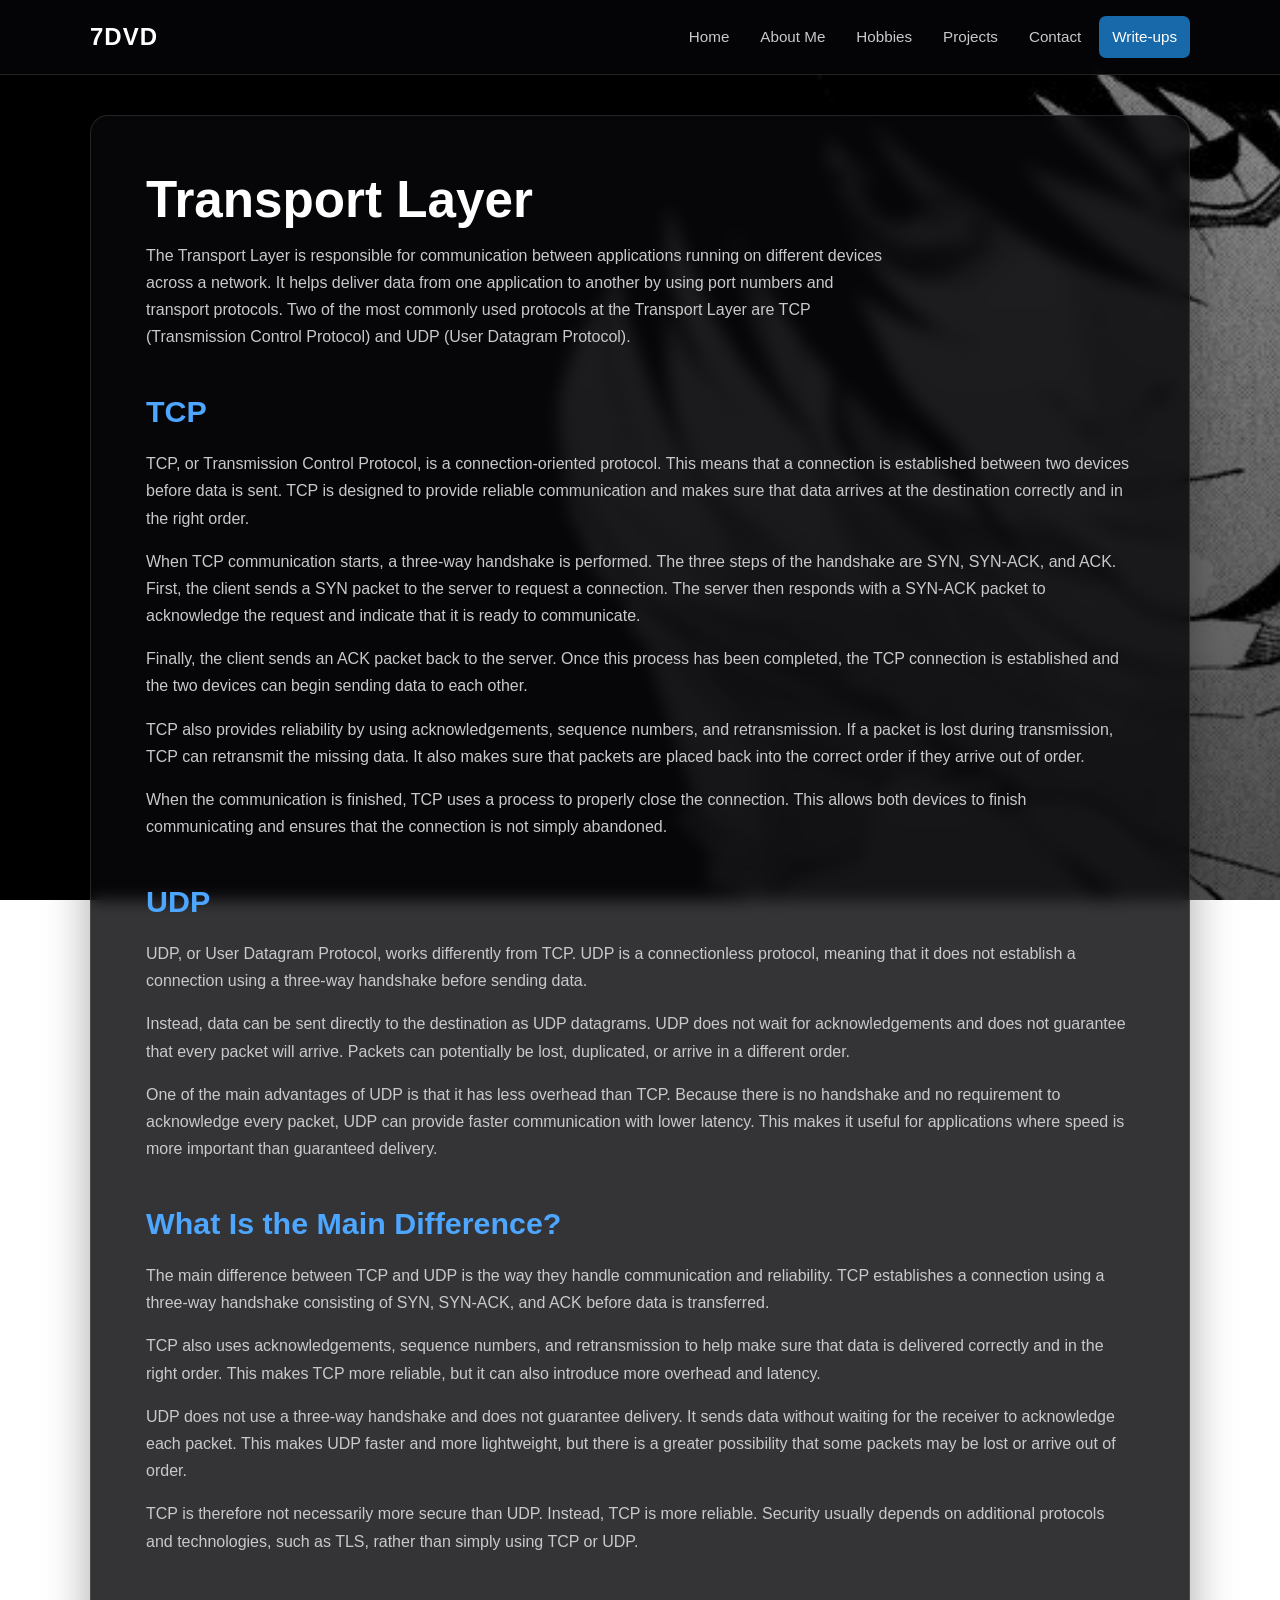
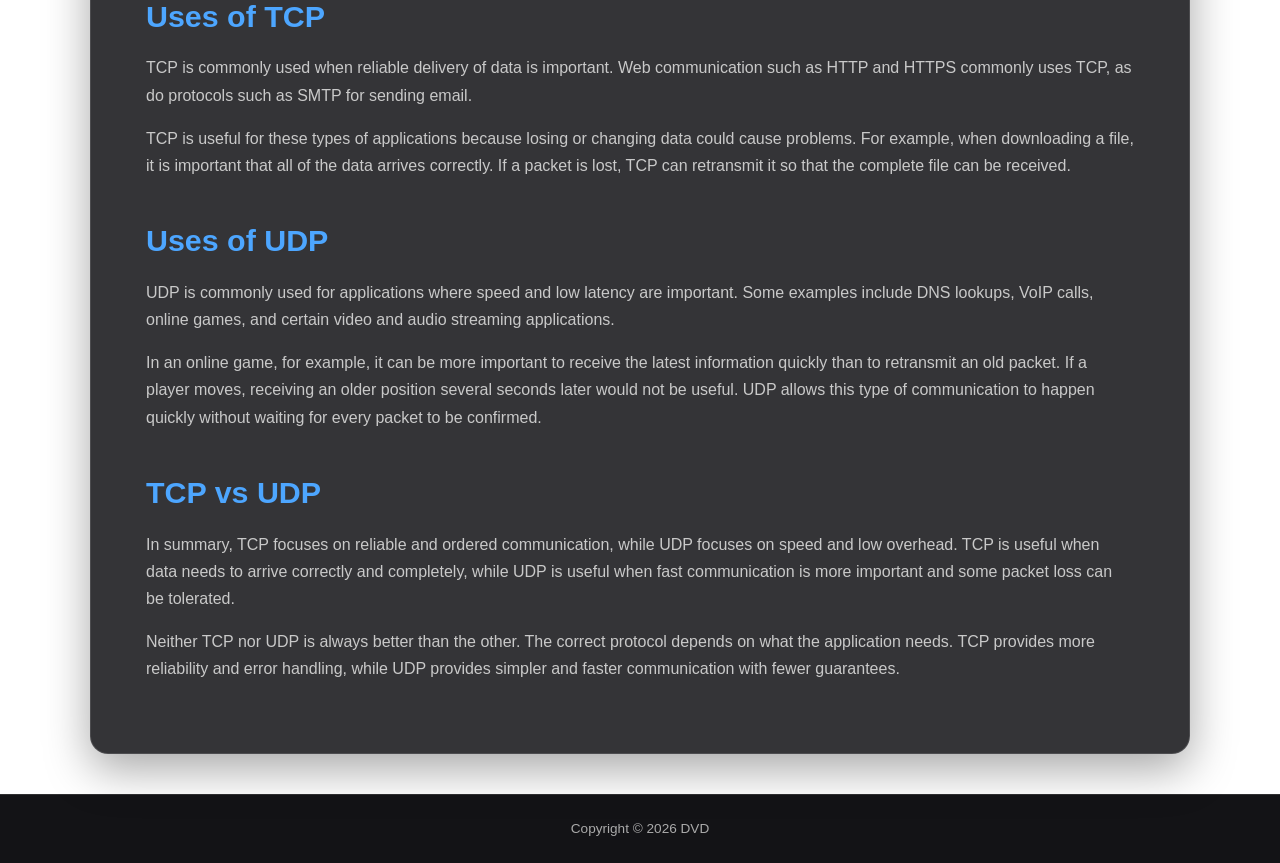
<file: Write-ups/TransportLayer.html>
<!DOCTYPE html>
<html lang="en">
<head>
  <meta charset="UTF-8">
  <meta name="viewport" content="width=device-width, initial-scale=1.0">
  <meta name="description" content="Transport Layer, TCP and UDP explained.">
  <title>7DVD | Transport Layer</title>
  <link rel="stylesheet" href="/Main/style.css">
</head>

<body>
  <header>
    <div class="header-inner">
      <a href="../index.html" class="logo">7DVD</a>

      <nav>
        <a href="../index.html">Home</a>
        <a href="/Main/AboutMe.html">About Me</a>
        <a href="/Main/Hobbies.html">Hobbies</a>
        <a href="/Main/Projects.html">Projects</a>
        <a href="/Main/ContactMe.html">Contact</a>
        <a href="/Write-ups/index.html" class="active">Write-ups</a>
      </nav>
    </div>
  </header>

  <main>
    <section class="content">
      <h1>Transport Layer</h1>

      <p class="intro">
        The Transport Layer is responsible for communication between applications
        running on different devices across a network. It helps deliver data from
        one application to another by using port numbers and transport protocols.
        Two of the most commonly used protocols at the Transport Layer are TCP
        (Transmission Control Protocol) and UDP (User Datagram Protocol).
      </p>

      <h2>TCP</h2>

      <p>
        TCP, or Transmission Control Protocol, is a connection-oriented protocol.
        This means that a connection is established between two devices before
        data is sent. TCP is designed to provide reliable communication and makes
        sure that data arrives at the destination correctly and in the right order.
      </p>

      <p>
        When TCP communication starts, a three-way handshake is performed.
        The three steps of the handshake are SYN, SYN-ACK, and ACK. First, the
        client sends a SYN packet to the server to request a connection. The
        server then responds with a SYN-ACK packet to acknowledge the request
        and indicate that it is ready to communicate.
      </p>

      <p>
        Finally, the client sends an ACK packet back to the server. Once this
        process has been completed, the TCP connection is established and the
        two devices can begin sending data to each other.
      </p>

      <p>
        TCP also provides reliability by using acknowledgements, sequence numbers,
        and retransmission. If a packet is lost during transmission, TCP can
        retransmit the missing data. It also makes sure that packets are placed
        back into the correct order if they arrive out of order.
      </p>

      <p>
        When the communication is finished, TCP uses a process to properly close
        the connection. This allows both devices to finish communicating and
        ensures that the connection is not simply abandoned.
      </p>

      <h2>UDP</h2>

      <p>
        UDP, or User Datagram Protocol, works differently from TCP. UDP is a
        connectionless protocol, meaning that it does not establish a connection
        using a three-way handshake before sending data.
      </p>

      <p>
        Instead, data can be sent directly to the destination as UDP datagrams.
        UDP does not wait for acknowledgements and does not guarantee that every
        packet will arrive. Packets can potentially be lost, duplicated, or
        arrive in a different order.
      </p>

      <p>
        One of the main advantages of UDP is that it has less overhead than TCP.
        Because there is no handshake and no requirement to acknowledge every
        packet, UDP can provide faster communication with lower latency. This
        makes it useful for applications where speed is more important than
        guaranteed delivery.
      </p>

      <h2>What Is the Main Difference?</h2>

      <p>
        The main difference between TCP and UDP is the way they handle
        communication and reliability. TCP establishes a connection using a
        three-way handshake consisting of SYN, SYN-ACK, and ACK before data
        is transferred.
      </p>

      <p>
        TCP also uses acknowledgements, sequence numbers, and retransmission
        to help make sure that data is delivered correctly and in the right
        order. This makes TCP more reliable, but it can also introduce more
        overhead and latency.
      </p>

      <p>
        UDP does not use a three-way handshake and does not guarantee delivery.
        It sends data without waiting for the receiver to acknowledge each
        packet. This makes UDP faster and more lightweight, but there is a
        greater possibility that some packets may be lost or arrive out of order.
      </p>

      <p>
        TCP is therefore not necessarily more secure than UDP. Instead, TCP is
        more reliable. Security usually depends on additional protocols and
        technologies, such as TLS, rather than simply using TCP or UDP.
      </p>

      <h2>Uses of TCP</h2>

      <p>
        TCP is commonly used when reliable delivery of data is important.
        Web communication such as HTTP and HTTPS commonly uses TCP, as do
        protocols such as SMTP for sending email.
      </p>

      <p>
        TCP is useful for these types of applications because losing or
        changing data could cause problems. For example, when downloading
        a file, it is important that all of the data arrives correctly.
        If a packet is lost, TCP can retransmit it so that the complete
        file can be received.
      </p>

      <h2>Uses of UDP</h2>

      <p>
        UDP is commonly used for applications where speed and low latency
        are important. Some examples include DNS lookups, VoIP calls,
        online games, and certain video and audio streaming applications.
      </p>

      <p>
        In an online game, for example, it can be more important to receive
        the latest information quickly than to retransmit an old packet.
        If a player moves, receiving an older position several seconds later
        would not be useful. UDP allows this type of communication to happen
        quickly without waiting for every packet to be confirmed.
      </p>

      <h2>TCP vs UDP</h2>

      <p>
        In summary, TCP focuses on reliable and ordered communication, while
        UDP focuses on speed and low overhead. TCP is useful when data needs
        to arrive correctly and completely, while UDP is useful when fast
        communication is more important and some packet loss can be tolerated.
      </p>

      <p>
        Neither TCP nor UDP is always better than the other. The correct
        protocol depends on what the application needs. TCP provides more
        reliability and error handling, while UDP provides simpler and faster
        communication with fewer guarantees.
      </p>

    </section>
  </main>

  <footer>
    <p>Copyright &copy; 2026 DVD</p>
  </footer>
  
</body>
</html>
</file>
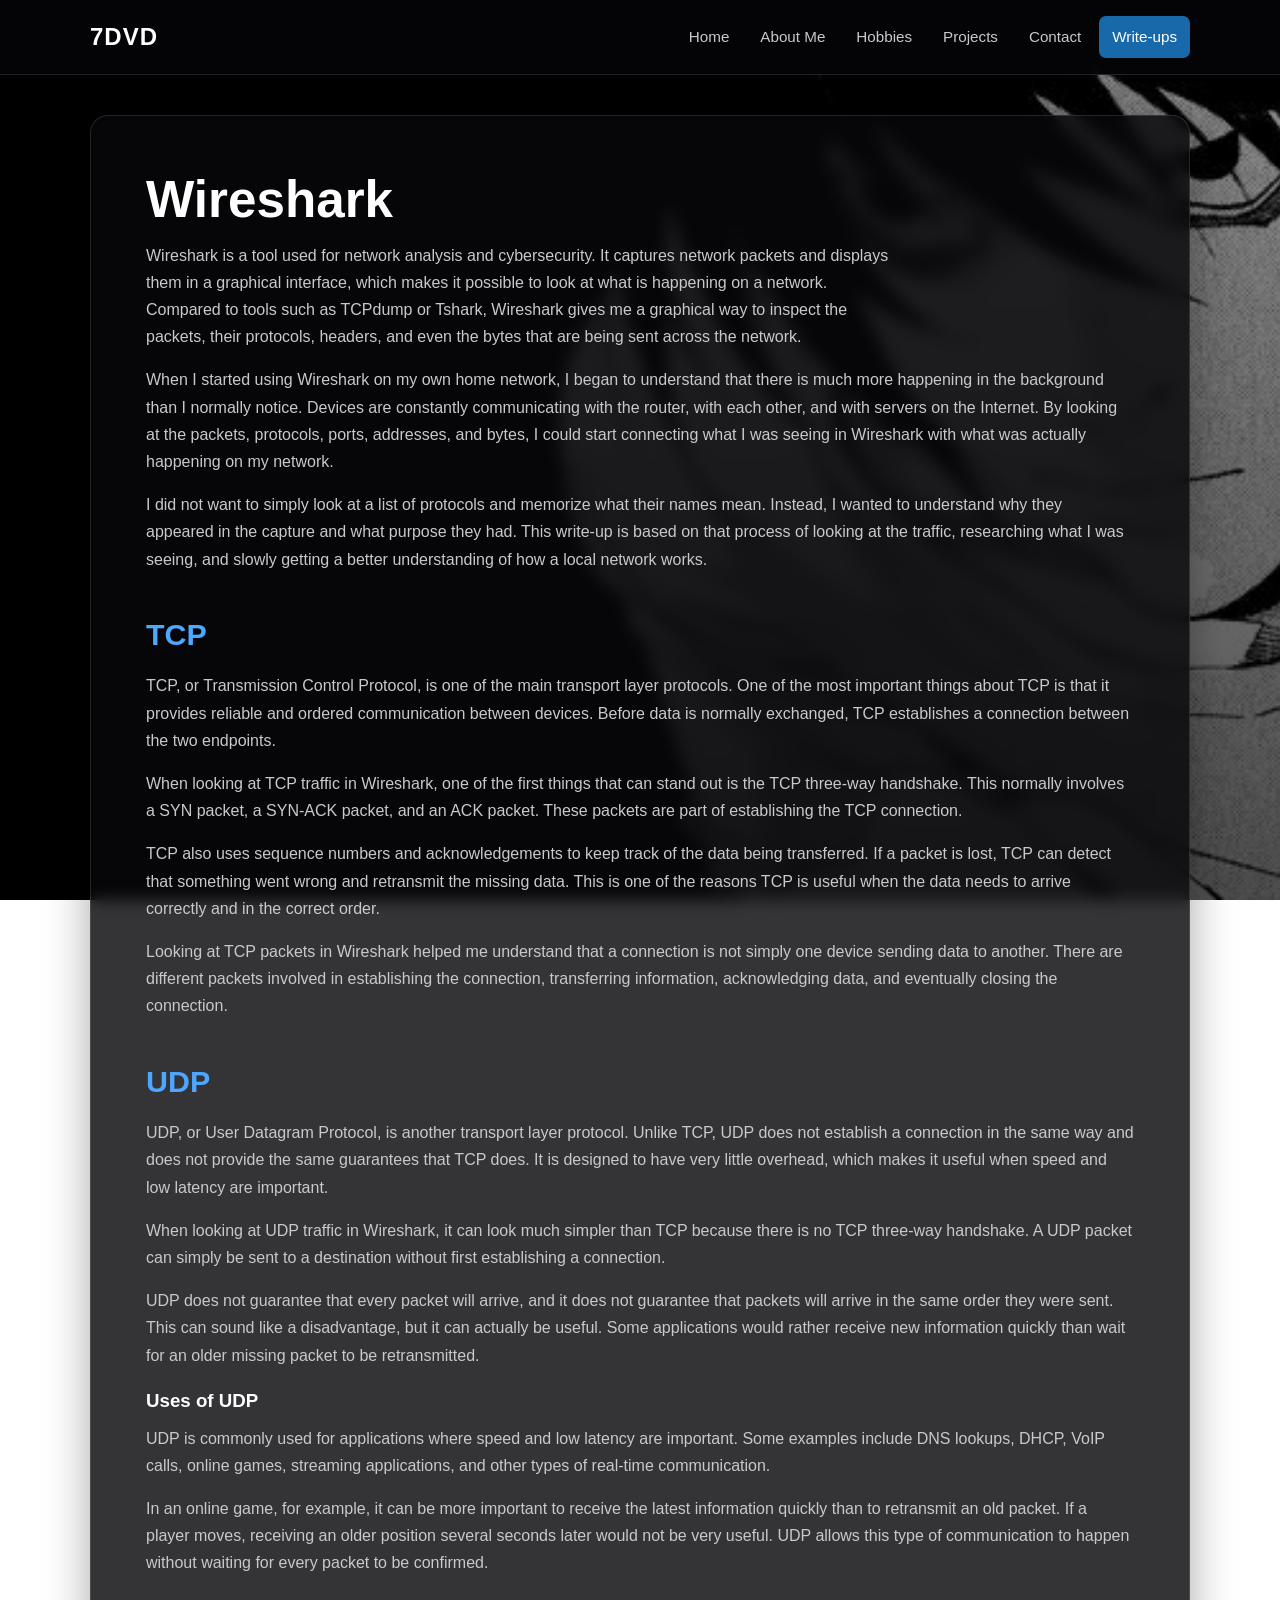
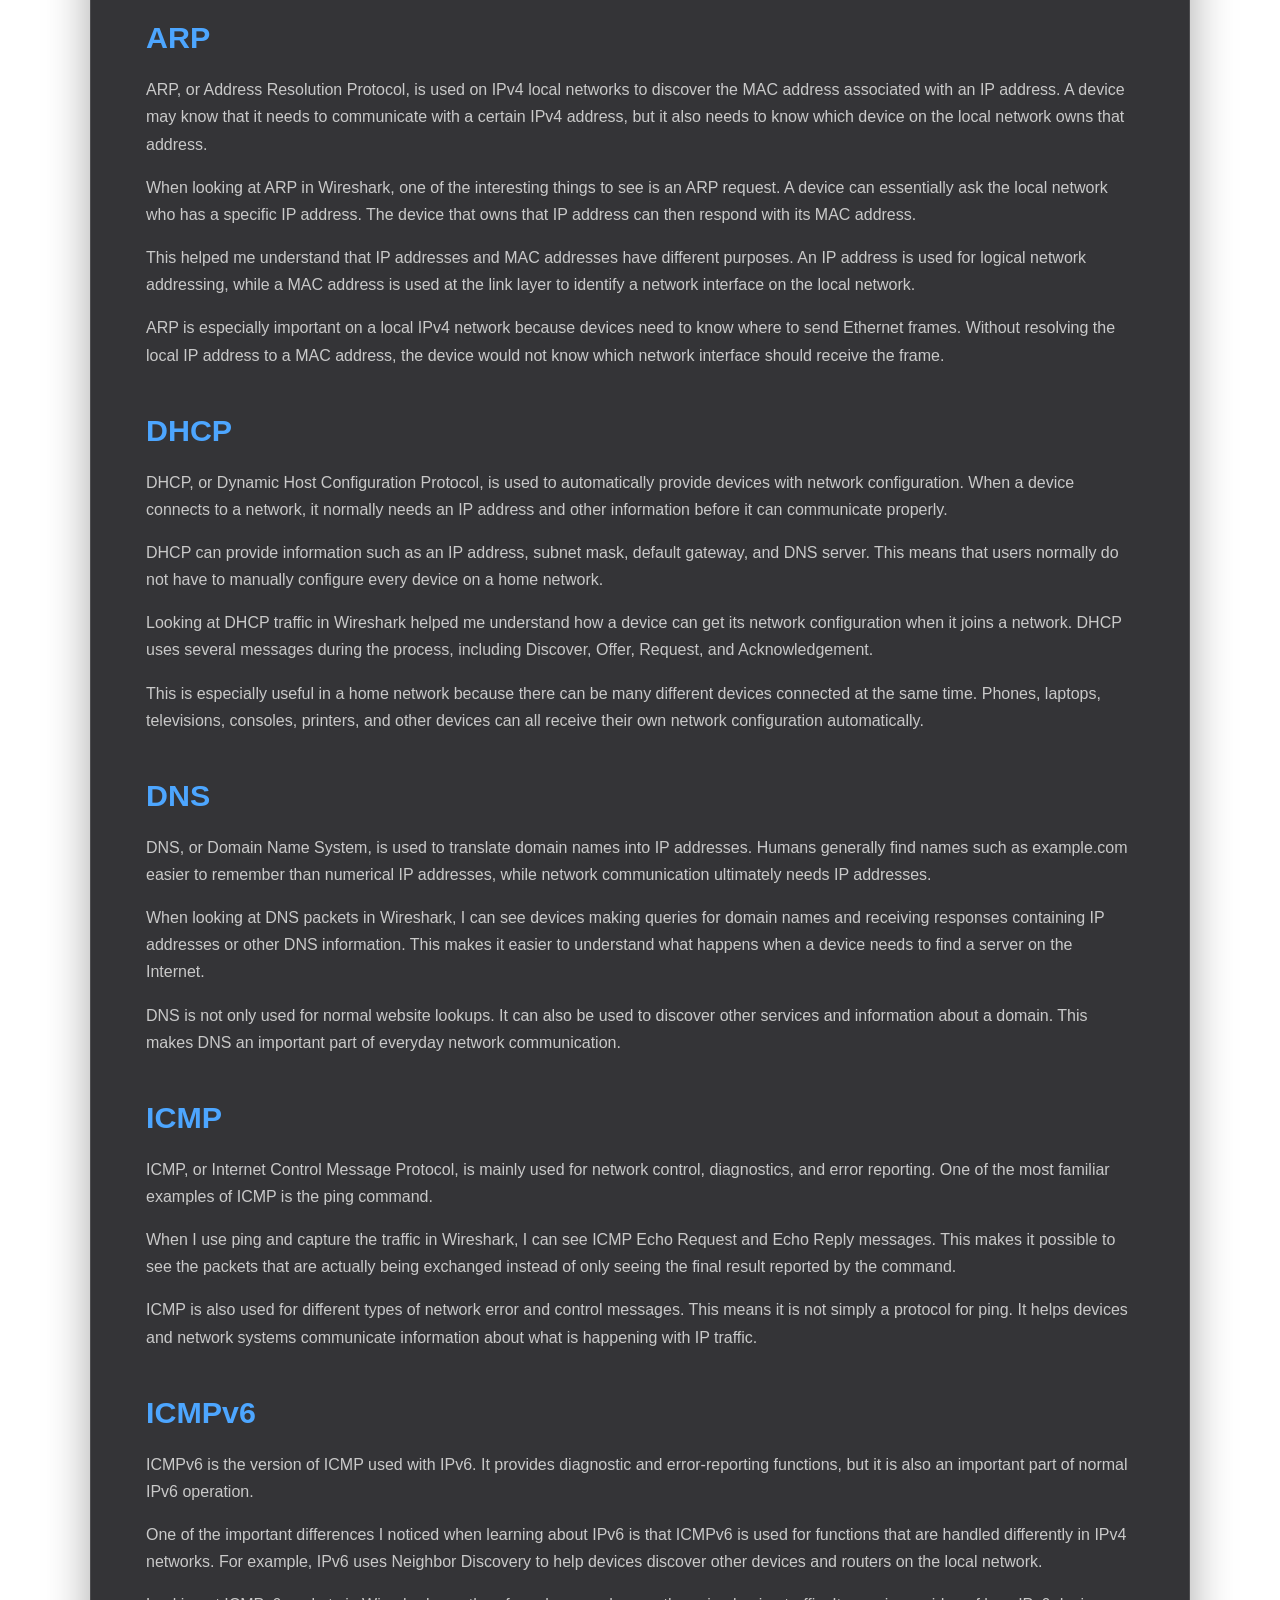
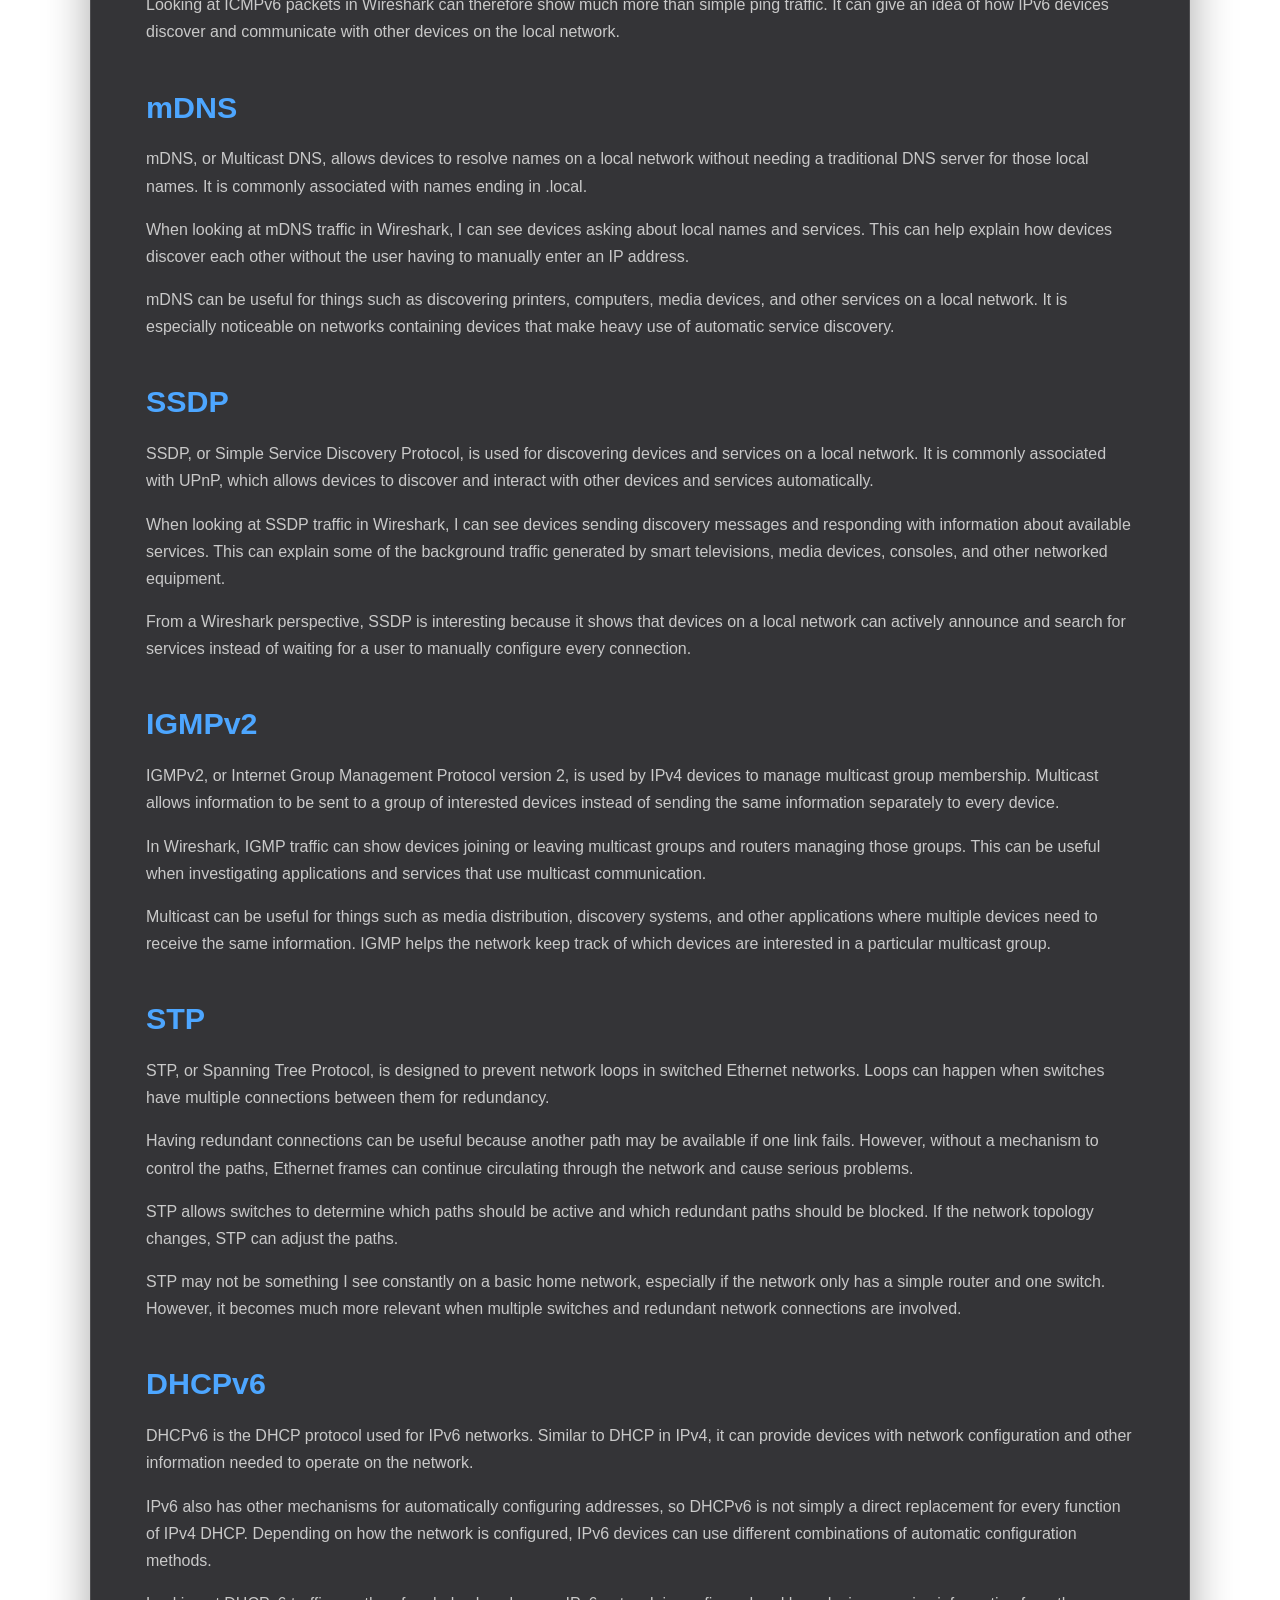
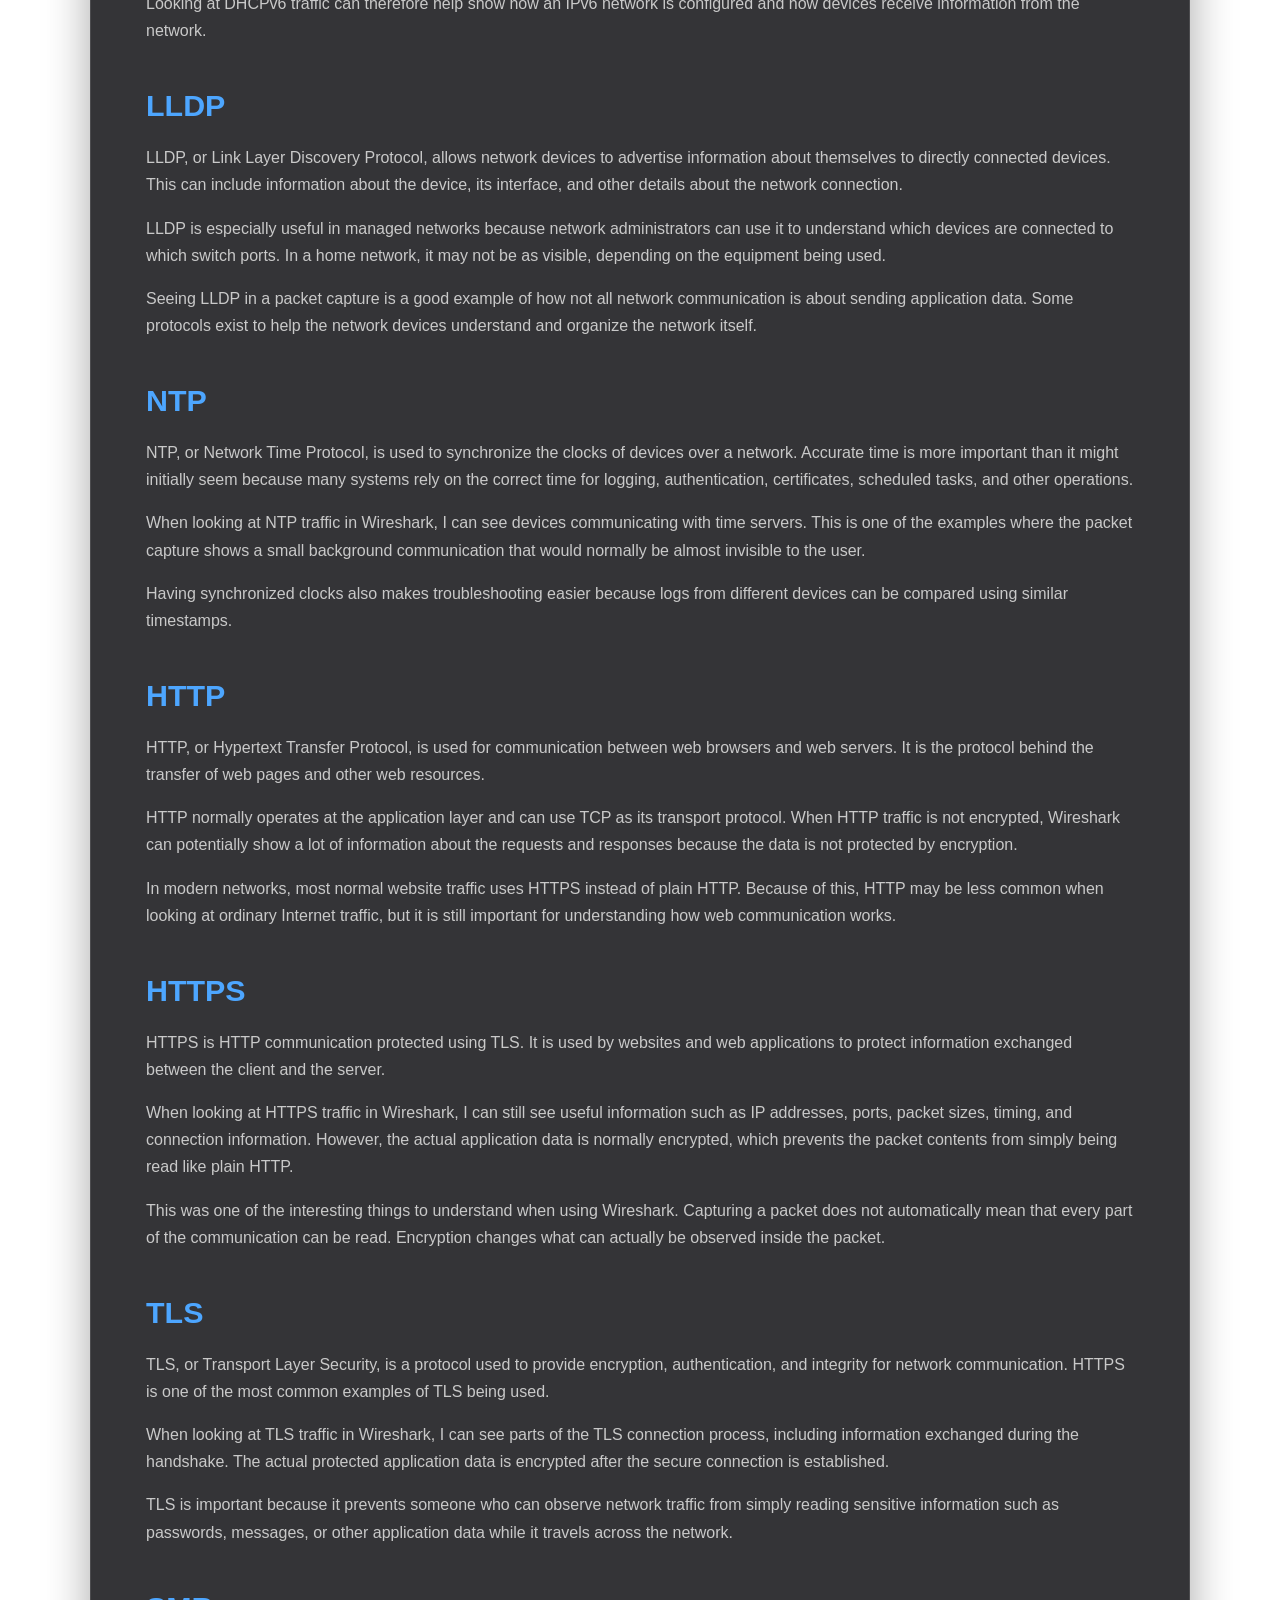
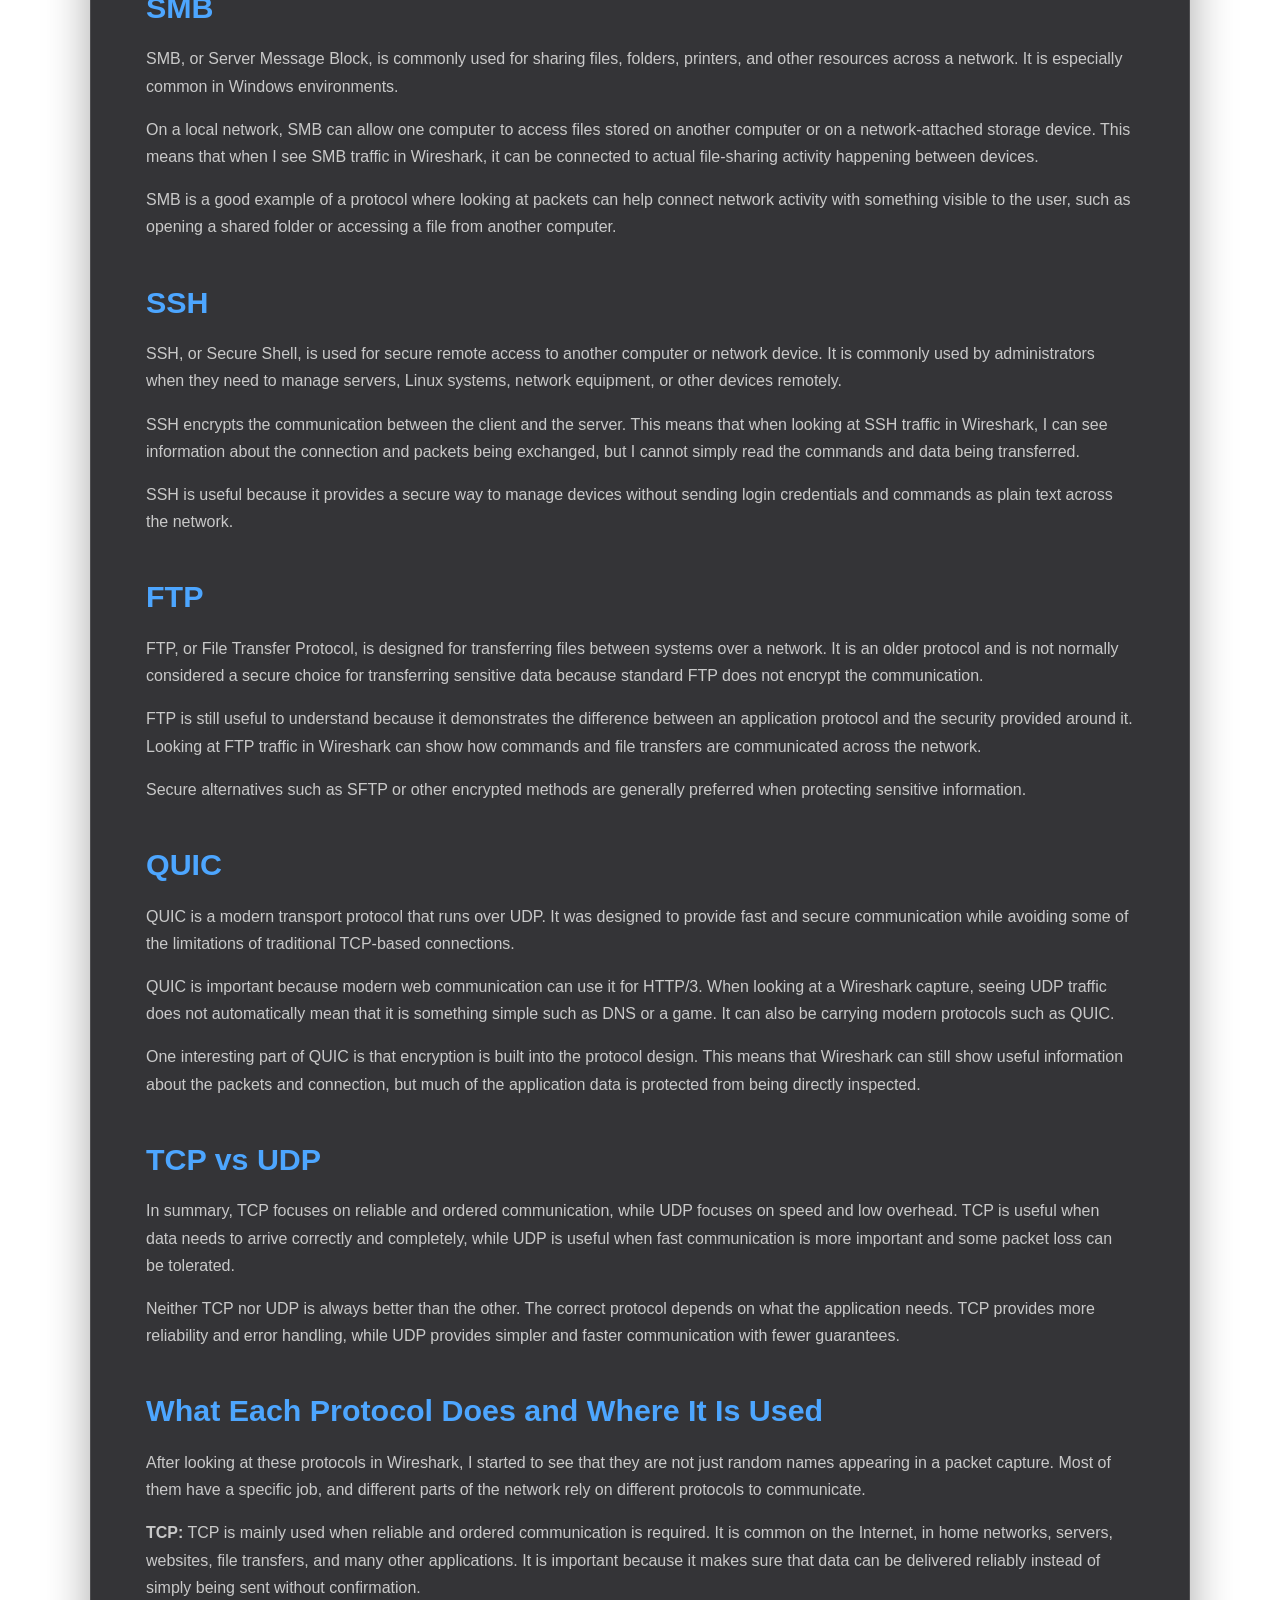
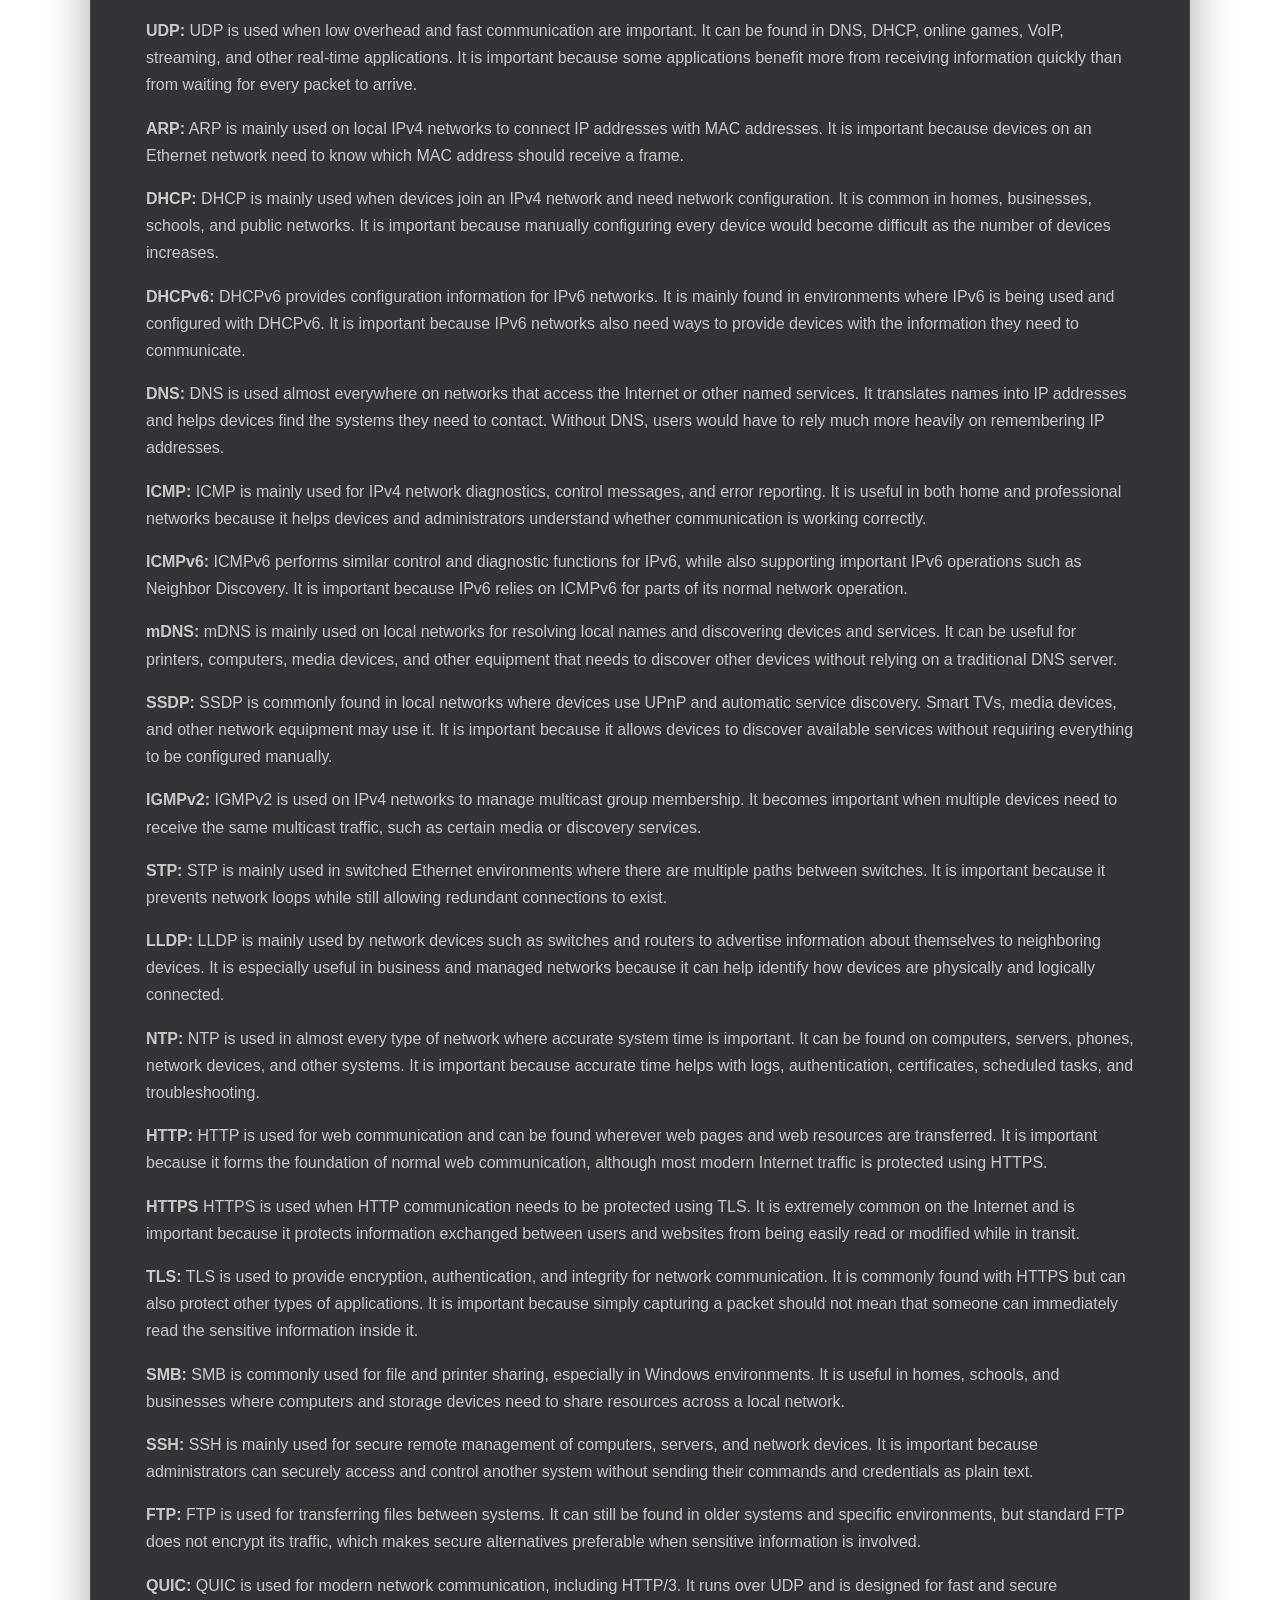
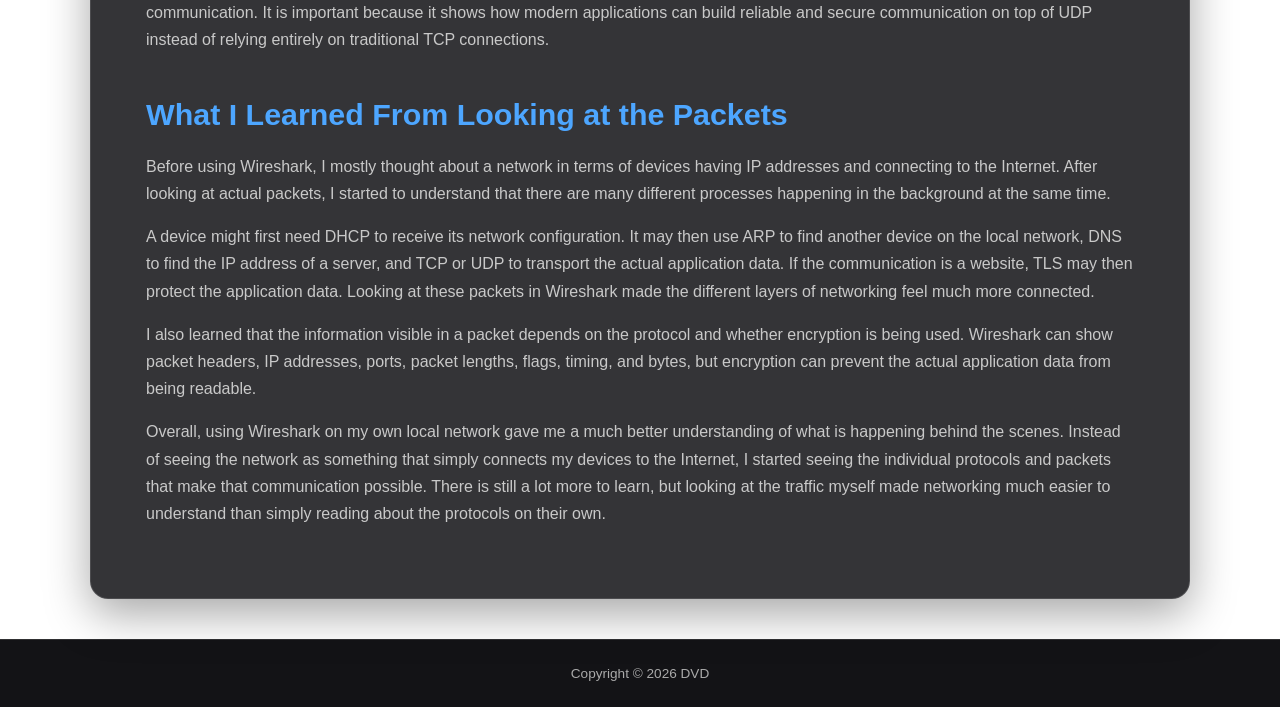
<file: Write-ups/WiresharkLocal.html>
<!DOCTYPE html>
<html lang="en">
<head>
  <meta charset="UTF-8">
  <meta name="viewport" content="width=device-width, initial-scale=1.0">
  <meta name="description" content="Wireshark and local network protocols explained through practical observation.">
  <title>7DVD | Wireshark Local</title>
  <link rel="stylesheet" href="/Main/style.css">
</head>

<body>
  <header>
    <div class="header-inner">
      <a href="../index.html" class="logo">7DVD</a>

      <nav>
        <a href="../index.html">Home</a>
        <a href="/Main/AboutMe.html">About Me</a>
        <a href="/Main/Hobbies.html">Hobbies</a>
        <a href="/Main/Projects.html">Projects</a>
        <a href="/Main/ContactMe.html">Contact</a>
        <a href="/Write-ups/index.html" class="active">Write-ups</a>
      </nav>
    </div>
  </header>

  <main>
    <section class="content">
      <h1>Wireshark</h1>

      <p class="intro">
        Wireshark is a tool used for network analysis and cybersecurity.
        It captures network packets and displays them in a graphical interface,
        which makes it possible to look at what is happening on a network.
        Compared to tools such as TCPdump or Tshark, Wireshark gives me a
        graphical way to inspect the packets, their protocols, headers, and
        even the bytes that are being sent across the network.
      </p>

      <p>
        When I started using Wireshark on my own home network, I began to
        understand that there is much more happening in the background than
        I normally notice. Devices are constantly communicating with the
        router, with each other, and with servers on the Internet. By looking
        at the packets, protocols, ports, addresses, and bytes, I could start
        connecting what I was seeing in Wireshark with what was actually
        happening on my network.
      </p>

      <p>
        I did not want to simply look at a list of protocols and memorize what
        their names mean. Instead, I wanted to understand why they appeared
        in the capture and what purpose they had. This write-up is based on
        that process of looking at the traffic, researching what I was seeing,
        and slowly getting a better understanding of how a local network works.
      </p>

      <h2>TCP</h2>

      <p>
        TCP, or Transmission Control Protocol, is one of the main transport
        layer protocols. One of the most important things about TCP is that
        it provides reliable and ordered communication between devices.
        Before data is normally exchanged, TCP establishes a connection
        between the two endpoints.
      </p>

      <p>
        When looking at TCP traffic in Wireshark, one of the first things
        that can stand out is the TCP three-way handshake. This normally
        involves a SYN packet, a SYN-ACK packet, and an ACK packet. These
        packets are part of establishing the TCP connection.
      </p>

      <p>
        TCP also uses sequence numbers and acknowledgements to keep track of
        the data being transferred. If a packet is lost, TCP can detect that
        something went wrong and retransmit the missing data. This is one of
        the reasons TCP is useful when the data needs to arrive correctly and
        in the correct order.
      </p>

      <p>
        Looking at TCP packets in Wireshark helped me understand that a
        connection is not simply one device sending data to another. There
        are different packets involved in establishing the connection,
        transferring information, acknowledging data, and eventually closing
        the connection.
      </p>

      <h2>UDP</h2>

      <p>
        UDP, or User Datagram Protocol, is another transport layer protocol.
        Unlike TCP, UDP does not establish a connection in the same way and
        does not provide the same guarantees that TCP does. It is designed to
        have very little overhead, which makes it useful when speed and low
        latency are important.
      </p>

      <p>
        When looking at UDP traffic in Wireshark, it can look much simpler
        than TCP because there is no TCP three-way handshake. A UDP packet
        can simply be sent to a destination without first establishing a
        connection.
      </p>

      <p>
        UDP does not guarantee that every packet will arrive, and it does not
        guarantee that packets will arrive in the same order they were sent.
        This can sound like a disadvantage, but it can actually be useful.
        Some applications would rather receive new information quickly than
        wait for an older missing packet to be retransmitted.
      </p>

      <h3>Uses of UDP</h3>

      <p>
        UDP is commonly used for applications where speed and low latency are
        important. Some examples include DNS lookups, DHCP, VoIP calls,
        online games, streaming applications, and other types of real-time
        communication.
      </p>

      <p>
        In an online game, for example, it can be more important to receive
        the latest information quickly than to retransmit an old packet.
        If a player moves, receiving an older position several seconds later
        would not be very useful. UDP allows this type of communication to
        happen without waiting for every packet to be confirmed.
      </p>

      <h2>ARP</h2>

      <p>
        ARP, or Address Resolution Protocol, is used on IPv4 local networks
        to discover the MAC address associated with an IP address. A device
        may know that it needs to communicate with a certain IPv4 address,
        but it also needs to know which device on the local network owns that
        address.
      </p>

      <p>
        When looking at ARP in Wireshark, one of the interesting things to see
        is an ARP request. A device can essentially ask the local network who
        has a specific IP address. The device that owns that IP address can
        then respond with its MAC address.
      </p>

      <p>
        This helped me understand that IP addresses and MAC addresses have
        different purposes. An IP address is used for logical network
        addressing, while a MAC address is used at the link layer to identify
        a network interface on the local network.
      </p>

      <p>
        ARP is especially important on a local IPv4 network because devices
        need to know where to send Ethernet frames. Without resolving the
        local IP address to a MAC address, the device would not know which
        network interface should receive the frame.
      </p>

      <h2>DHCP</h2>

      <p>
        DHCP, or Dynamic Host Configuration Protocol, is used to automatically
        provide devices with network configuration. When a device connects
        to a network, it normally needs an IP address and other information
        before it can communicate properly.
      </p>

      <p>
        DHCP can provide information such as an IP address, subnet mask,
        default gateway, and DNS server. This means that users normally do
        not have to manually configure every device on a home network.
      </p>

      <p>
        Looking at DHCP traffic in Wireshark helped me understand how a device
        can get its network configuration when it joins a network. DHCP uses
        several messages during the process, including Discover, Offer,
        Request, and Acknowledgement.
      </p>

      <p>
        This is especially useful in a home network because there can be many
        different devices connected at the same time. Phones, laptops,
        televisions, consoles, printers, and other devices can all receive
        their own network configuration automatically.
      </p>

      <h2>DNS</h2>

      <p>
        DNS, or Domain Name System, is used to translate domain names into
        IP addresses. Humans generally find names such as example.com easier
        to remember than numerical IP addresses, while network communication
        ultimately needs IP addresses.
      </p>

      <p>
        When looking at DNS packets in Wireshark, I can see devices making
        queries for domain names and receiving responses containing IP
        addresses or other DNS information. This makes it easier to understand
        what happens when a device needs to find a server on the Internet.
      </p>

      <p>
        DNS is not only used for normal website lookups. It can also be used
        to discover other services and information about a domain. This makes
        DNS an important part of everyday network communication.
      </p>

      <h2>ICMP</h2>

      <p>
        ICMP, or Internet Control Message Protocol, is mainly used for
        network control, diagnostics, and error reporting. One of the most
        familiar examples of ICMP is the ping command.
      </p>

      <p>
        When I use ping and capture the traffic in Wireshark, I can see ICMP
        Echo Request and Echo Reply messages. This makes it possible to see
        the packets that are actually being exchanged instead of only seeing
        the final result reported by the command.
      </p>

      <p>
        ICMP is also used for different types of network error and control
        messages. This means it is not simply a protocol for ping. It helps
        devices and network systems communicate information about what is
        happening with IP traffic.
      </p>

      <h2>ICMPv6</h2>

      <p>
        ICMPv6 is the version of ICMP used with IPv6. It provides diagnostic
        and error-reporting functions, but it is also an important part of
        normal IPv6 operation.
      </p>

      <p>
        One of the important differences I noticed when learning about IPv6
        is that ICMPv6 is used for functions that are handled differently in
        IPv4 networks. For example, IPv6 uses Neighbor Discovery to help
        devices discover other devices and routers on the local network.
      </p>

      <p>
        Looking at ICMPv6 packets in Wireshark can therefore show much more
        than simple ping traffic. It can give an idea of how IPv6 devices
        discover and communicate with other devices on the local network.
      </p>

      <h2>mDNS</h2>

      <p>
        mDNS, or Multicast DNS, allows devices to resolve names on a local
        network without needing a traditional DNS server for those local
        names. It is commonly associated with names ending in .local.
      </p>

      <p>
        When looking at mDNS traffic in Wireshark, I can see devices asking
        about local names and services. This can help explain how devices
        discover each other without the user having to manually enter an IP
        address.
      </p>

      <p>
        mDNS can be useful for things such as discovering printers, computers,
        media devices, and other services on a local network. It is especially
        noticeable on networks containing devices that make heavy use of
        automatic service discovery.
      </p>

      <h2>SSDP</h2>

      <p>
        SSDP, or Simple Service Discovery Protocol, is used for discovering
        devices and services on a local network. It is commonly associated
        with UPnP, which allows devices to discover and interact with other
        devices and services automatically.
      </p>

      <p>
        When looking at SSDP traffic in Wireshark, I can see devices sending
        discovery messages and responding with information about available
        services. This can explain some of the background traffic generated
        by smart televisions, media devices, consoles, and other networked
        equipment.
      </p>

      <p>
        From a Wireshark perspective, SSDP is interesting because it shows
        that devices on a local network can actively announce and search for
        services instead of waiting for a user to manually configure every
        connection.
      </p>

      <h2>IGMPv2</h2>

      <p>
        IGMPv2, or Internet Group Management Protocol version 2, is used by
        IPv4 devices to manage multicast group membership. Multicast allows
        information to be sent to a group of interested devices instead of
        sending the same information separately to every device.
      </p>

      <p>
        In Wireshark, IGMP traffic can show devices joining or leaving
        multicast groups and routers managing those groups. This can be
        useful when investigating applications and services that use multicast
        communication.
      </p>

      <p>
        Multicast can be useful for things such as media distribution,
        discovery systems, and other applications where multiple devices need
        to receive the same information. IGMP helps the network keep track of
        which devices are interested in a particular multicast group.
      </p>

      <h2>STP</h2>

      <p>
        STP, or Spanning Tree Protocol, is designed to prevent network loops
        in switched Ethernet networks. Loops can happen when switches have
        multiple connections between them for redundancy.
      </p>

      <p>
        Having redundant connections can be useful because another path may
        be available if one link fails. However, without a mechanism to
        control the paths, Ethernet frames can continue circulating through
        the network and cause serious problems.
      </p>

      <p>
        STP allows switches to determine which paths should be active and
        which redundant paths should be blocked. If the network topology
        changes, STP can adjust the paths.
      </p>

      <p>
        STP may not be something I see constantly on a basic home network,
        especially if the network only has a simple router and one switch.
        However, it becomes much more relevant when multiple switches and
        redundant network connections are involved.
      </p>

      <h2>DHCPv6</h2>

      <p>
        DHCPv6 is the DHCP protocol used for IPv6 networks. Similar to DHCP
        in IPv4, it can provide devices with network configuration and other
        information needed to operate on the network.
      </p>

      <p>
        IPv6 also has other mechanisms for automatically configuring
        addresses, so DHCPv6 is not simply a direct replacement for every
        function of IPv4 DHCP. Depending on how the network is configured,
        IPv6 devices can use different combinations of automatic
        configuration methods.
      </p>

      <p>
        Looking at DHCPv6 traffic can therefore help show how an IPv6 network
        is configured and how devices receive information from the network.
      </p>

      <h2>LLDP</h2>

      <p>
        LLDP, or Link Layer Discovery Protocol, allows network devices to
        advertise information about themselves to directly connected devices.
        This can include information about the device, its interface, and
        other details about the network connection.
      </p>

      <p>
        LLDP is especially useful in managed networks because network
        administrators can use it to understand which devices are connected
        to which switch ports. In a home network, it may not be as visible,
        depending on the equipment being used.
      </p>

      <p>
        Seeing LLDP in a packet capture is a good example of how not all
        network communication is about sending application data. Some
        protocols exist to help the network devices understand and organize
        the network itself.
      </p>

      <h2>NTP</h2>

      <p>
        NTP, or Network Time Protocol, is used to synchronize the clocks of
        devices over a network. Accurate time is more important than it might
        initially seem because many systems rely on the correct time for
        logging, authentication, certificates, scheduled tasks, and other
        operations.
      </p>

      <p>
        When looking at NTP traffic in Wireshark, I can see devices
        communicating with time servers. This is one of the examples where
        the packet capture shows a small background communication that would
        normally be almost invisible to the user.
      </p>

      <p>
        Having synchronized clocks also makes troubleshooting easier because
        logs from different devices can be compared using similar timestamps.
      </p>

      <h2>HTTP</h2>

      <p>
        HTTP, or Hypertext Transfer Protocol, is used for communication
        between web browsers and web servers. It is the protocol behind the
        transfer of web pages and other web resources.
      </p>

      <p>
        HTTP normally operates at the application layer and can use TCP as
        its transport protocol. When HTTP traffic is not encrypted, Wireshark
        can potentially show a lot of information about the requests and
        responses because the data is not protected by encryption.
      </p>

      <p>
        In modern networks, most normal website traffic uses HTTPS instead
        of plain HTTP. Because of this, HTTP may be less common when looking
        at ordinary Internet traffic, but it is still important for
        understanding how web communication works.
      </p>

      <h2>HTTPS</h2>

      <p>
        HTTPS is HTTP communication protected using TLS. It is used by
        websites and web applications to protect information exchanged
        between the client and the server.
      </p>

      <p>
        When looking at HTTPS traffic in Wireshark, I can still see useful
        information such as IP addresses, ports, packet sizes, timing, and
        connection information. However, the actual application data is
        normally encrypted, which prevents the packet contents from simply
        being read like plain HTTP.
      </p>

      <p>
        This was one of the interesting things to understand when using
        Wireshark. Capturing a packet does not automatically mean that every
        part of the communication can be read. Encryption changes what can
        actually be observed inside the packet.
      </p>

      <h2>TLS</h2>

      <p>
        TLS, or Transport Layer Security, is a protocol used to provide
        encryption, authentication, and integrity for network communication.
        HTTPS is one of the most common examples of TLS being used.
      </p>

      <p>
        When looking at TLS traffic in Wireshark, I can see parts of the TLS
        connection process, including information exchanged during the
        handshake. The actual protected application data is encrypted after
        the secure connection is established.
      </p>

      <p>
        TLS is important because it prevents someone who can observe network
        traffic from simply reading sensitive information such as passwords,
        messages, or other application data while it travels across the
        network.
      </p>

      <h2>SMB</h2>

      <p>
        SMB, or Server Message Block, is commonly used for sharing files,
        folders, printers, and other resources across a network. It is
        especially common in Windows environments.
      </p>

      <p>
        On a local network, SMB can allow one computer to access files stored
        on another computer or on a network-attached storage device. This
        means that when I see SMB traffic in Wireshark, it can be connected
        to actual file-sharing activity happening between devices.
      </p>

      <p>
        SMB is a good example of a protocol where looking at packets can help
        connect network activity with something visible to the user, such as
        opening a shared folder or accessing a file from another computer.
      </p>

      <h2>SSH</h2>

      <p>
        SSH, or Secure Shell, is used for secure remote access to another
        computer or network device. It is commonly used by administrators
        when they need to manage servers, Linux systems, network equipment,
        or other devices remotely.
      </p>

      <p>
        SSH encrypts the communication between the client and the server.
        This means that when looking at SSH traffic in Wireshark, I can see
        information about the connection and packets being exchanged, but
        I cannot simply read the commands and data being transferred.
      </p>

      <p>
        SSH is useful because it provides a secure way to manage devices
        without sending login credentials and commands as plain text across
        the network.
      </p>

      <h2>FTP</h2>

      <p>
        FTP, or File Transfer Protocol, is designed for transferring files
        between systems over a network. It is an older protocol and is not
        normally considered a secure choice for transferring sensitive data
        because standard FTP does not encrypt the communication.
      </p>

      <p>
        FTP is still useful to understand because it demonstrates the
        difference between an application protocol and the security provided
        around it. Looking at FTP traffic in Wireshark can show how commands
        and file transfers are communicated across the network.
      </p>

      <p>
        Secure alternatives such as SFTP or other encrypted methods are
        generally preferred when protecting sensitive information.
      </p>

      <h2>QUIC</h2>

      <p>
        QUIC is a modern transport protocol that runs over UDP. It was
        designed to provide fast and secure communication while avoiding
        some of the limitations of traditional TCP-based connections.
      </p>

      <p>
        QUIC is important because modern web communication can use it for
        HTTP/3. When looking at a Wireshark capture, seeing UDP traffic does
        not automatically mean that it is something simple such as DNS or
        a game. It can also be carrying modern protocols such as QUIC.
      </p>

      <p>
        One interesting part of QUIC is that encryption is built into the
        protocol design. This means that Wireshark can still show useful
        information about the packets and connection, but much of the
        application data is protected from being directly inspected.
      </p>

      <h2>TCP vs UDP</h2>

      <p>
        In summary, TCP focuses on reliable and ordered communication, while
        UDP focuses on speed and low overhead. TCP is useful when data needs
        to arrive correctly and completely, while UDP is useful when fast
        communication is more important and some packet loss can be tolerated.
      </p>

      <p>
        Neither TCP nor UDP is always better than the other. The correct
        protocol depends on what the application needs. TCP provides more
        reliability and error handling, while UDP provides simpler and faster
        communication with fewer guarantees.
      </p>

      <h2>What Each Protocol Does and Where It Is Used</h2>

      <p>
        After looking at these protocols in Wireshark, I started to see that
        they are not just random names appearing in a packet capture. Most of
        them have a specific job, and different parts of the network rely on
        different protocols to communicate.
      </p>

      <p>
        <strong>TCP:</strong> TCP is mainly used when reliable and ordered
        communication is required. It is common on the Internet, in home
        networks, servers, websites, file transfers, and many other
        applications. It is important because it makes sure that data can be
        delivered reliably instead of simply being sent without confirmation.
      </p>

      <p>
        <strong>UDP:</strong> UDP is used when low overhead and fast
        communication are important. It can be found in DNS, DHCP, online
        games, VoIP, streaming, and other real-time applications. It is
        important because some applications benefit more from receiving
        information quickly than from waiting for every packet to arrive.
      </p>

      <p>
        <strong>ARP:</strong> ARP is mainly used on local IPv4 networks to
        connect IP addresses with MAC addresses. It is important because
        devices on an Ethernet network need to know which MAC address should
        receive a frame.
      </p>

      <p>
        <strong>DHCP:</strong> DHCP is mainly used when devices join an IPv4
        network and need network configuration. It is common in homes,
        businesses, schools, and public networks. It is important because
        manually configuring every device would become difficult as the
        number of devices increases.
      </p>

      <p>
        <strong>DHCPv6:</strong> DHCPv6 provides configuration information
        for IPv6 networks. It is mainly found in environments where IPv6 is
        being used and configured with DHCPv6. It is important because IPv6
        networks also need ways to provide devices with the information they
        need to communicate.
      </p>

      <p>
        <strong>DNS:</strong> DNS is used almost everywhere on networks that
        access the Internet or other named services. It translates names into
        IP addresses and helps devices find the systems they need to contact.
        Without DNS, users would have to rely much more heavily on remembering
        IP addresses.
      </p>

      <p>
        <strong>ICMP:</strong> ICMP is mainly used for IPv4 network diagnostics,
        control messages, and error reporting. It is useful in both home and
        professional networks because it helps devices and administrators
        understand whether communication is working correctly.
      </p>

      <p>
        <strong>ICMPv6:</strong> ICMPv6 performs similar control and diagnostic
        functions for IPv6, while also supporting important IPv6 operations
        such as Neighbor Discovery. It is important because IPv6 relies on
        ICMPv6 for parts of its normal network operation.
      </p>

      <p>
        <strong>mDNS:</strong> mDNS is mainly used on local networks for
        resolving local names and discovering devices and services. It can
        be useful for printers, computers, media devices, and other equipment
        that needs to discover other devices without relying on a traditional
        DNS server.
      </p>

      <p>
        <strong>SSDP:</strong> SSDP is commonly found in local networks where
        devices use UPnP and automatic service discovery. Smart TVs, media
        devices, and other network equipment may use it. It is important
        because it allows devices to discover available services without
        requiring everything to be configured manually.
      </p>

      <p>
        <strong>IGMPv2:</strong> IGMPv2 is used on IPv4 networks to manage
        multicast group membership. It becomes important when multiple
        devices need to receive the same multicast traffic, such as certain
        media or discovery services.
      </p>

      <p>
        <strong>STP:</strong> STP is mainly used in switched Ethernet
        environments where there are multiple paths between switches. It is
        important because it prevents network loops while still allowing
        redundant connections to exist.
      </p>

      <p>
        <strong>LLDP:</strong> LLDP is mainly used by network devices such as
        switches and routers to advertise information about themselves to
        neighboring devices. It is especially useful in business and managed
        networks because it can help identify how devices are physically and
        logically connected.
      </p>

      <p>
        <strong>NTP:</strong> NTP is used in almost every type of network where
        accurate system time is important. It can be found on computers,
        servers, phones, network devices, and other systems. It is important
        because accurate time helps with logs, authentication, certificates,
        scheduled tasks, and troubleshooting.
      </p>

      <p>
        <strong>HTTP:</strong> HTTP is used for web communication and can be
        found wherever web pages and web resources are transferred. It is
        important because it forms the foundation of normal web communication,
        although most modern Internet traffic is protected using HTTPS.
      </p>

      <p>
        <strong>HTTPS</strong> HTTPS is used when HTTP communication needs to
        be protected using TLS. It is extremely common on the Internet and
        is important because it protects information exchanged between users
        and websites from being easily read or modified while in transit.
      </p>

      <p>
        <strong>TLS:</strong> TLS is used to provide encryption, authentication,
        and integrity for network communication. It is commonly found with
        HTTPS but can also protect other types of applications. It is
        important because simply capturing a packet should not mean that
        someone can immediately read the sensitive information inside it.
      </p>

      <p>
        <strong>SMB:</strong> SMB is commonly used for file and printer
        sharing, especially in Windows environments. It is useful in homes,
        schools, and businesses where computers and storage devices need to
        share resources across a local network.
      </p>

      <p>
        <strong>SSH:</strong> SSH is mainly used for secure remote management
        of computers, servers, and network devices. It is important because
        administrators can securely access and control another system without
        sending their commands and credentials as plain text.
      </p>

      <p>
        <strong>FTP:</strong> FTP is used for transferring files between
        systems. It can still be found in older systems and specific
        environments, but standard FTP does not encrypt its traffic, which
        makes secure alternatives preferable when sensitive information is
        involved.
      </p>

      <p>
        <strong>QUIC:</strong> QUIC is used for modern network communication,
        including HTTP/3. It runs over UDP and is designed for fast and
        secure communication. It is important because it shows how modern
        applications can build reliable and secure communication on top of
        UDP instead of relying entirely on traditional TCP connections.
      </p>

      <h2>What I Learned From Looking at the Packets</h2>

      <p>
        Before using Wireshark, I mostly thought about a network in terms of
        devices having IP addresses and connecting to the Internet. After
        looking at actual packets, I started to understand that there are many
        different processes happening in the background at the same time.
      </p>

      <p>
        A device might first need DHCP to receive its network configuration.
        It may then use ARP to find another device on the local network, DNS
        to find the IP address of a server, and TCP or UDP to transport the
        actual application data. If the communication is a website, TLS may
        then protect the application data. Looking at these packets in
        Wireshark made the different layers of networking feel much more
        connected.
      </p>

      <p>
        I also learned that the information visible in a packet depends on
        the protocol and whether encryption is being used. Wireshark can show
        packet headers, IP addresses, ports, packet lengths, flags, timing,
        and bytes, but encryption can prevent the actual application data
        from being readable.
      </p>

      <p>
        Overall, using Wireshark on my own local network gave me a much better
        understanding of what is happening behind the scenes. Instead of
        seeing the network as something that simply connects my devices to
        the Internet, I started seeing the individual protocols and packets
        that make that communication possible. There is still a lot more to
        learn, but looking at the traffic myself made networking much easier
        to understand than simply reading about the protocols on their own.
      </p>

    </section>
  </main>

  <footer>
    <p>Copyright &copy; 2026 DVD</p>
  </footer>

</body>
</html>
</file>
<file: Main/style.css>
:root {
  --background-image: url("/Pictures/Picture 22.jpg");
  --accent: #4da6ff;
  --accent-dark: #1769aa;
  --text: #ffffff;
  --muted: #c9c9c9;
  --panel: rgba(8, 8, 12, 0.82);
  --panel-light: rgba(255, 255, 255, 0.07);
  --header: rgba(5, 5, 8, 0.94);
  --border: rgba(255, 255, 255, 0.12);
  --max-width: 1100px;
}

* {
  box-sizing: border-box;
  margin: 0;
  padding: 0;
}

html {
  scroll-behavior: smooth;
}

body {
  min-height: 100vh;
  display: flex;
  flex-direction: column;
  overflow-x: hidden;

  font-family: Arial, Helvetica, sans-serif;
  color: var(--text);
  line-height: 1.7;

  background:
    linear-gradient(
      rgba(0, 0, 0, 0.42),
      rgba(0, 0, 0, 0.68)
    ),
    var(--background-image);

  background-size: cover;
  background-position: center;
  background-repeat: no-repeat;
  background-attachment: fixed;
}

a {
  color: inherit;
}

header {
  position: sticky;
  top: 0;
  z-index: 100;

  width: 100%;
  padding: 16px 24px;

  background: var(--header);
  border-bottom: 1px solid var(--border);
  backdrop-filter: blur(12px);
}

.header-inner {
  width: min(100%, var(--max-width));
  margin: auto;

  display: flex;
  justify-content: space-between;
  align-items: center;
  gap: 24px;
}

.logo {
  color: var(--text);
  text-decoration: none;
  font-size: 1.5rem;
  font-weight: 800;
  letter-spacing: 1px;
}

nav {
  display: flex;
  align-items: center;
  justify-content: flex-end;
  flex-wrap: wrap;
  gap: 5px;
}

nav a {
  padding: 8px 13px;

  color: var(--muted);
  text-decoration: none;
  font-size: 0.95rem;

  border-radius: 7px;

  transition:
    color 0.2s ease,
    background 0.2s ease;
}

nav a:hover,
nav a.active {
  color: var(--text);
  background: var(--accent-dark);
}

main {
  width: min(calc(100% - 32px), var(--max-width));
  margin: 40px auto;
  flex: 1;
}

.hero,
.content {
  background: var(--panel);
  border: 1px solid var(--border);
  border-radius: 18px;
  box-shadow: 0 15px 45px rgba(0, 0, 0, 0.35);
  backdrop-filter: blur(8px);
}

.hero {
  padding: clamp(45px, 8vw, 90px) clamp(24px, 7vw, 80px);
  text-align: center;
}

.hero h1 {
  margin-bottom: 18px;
  font-size: clamp(2.5rem, 8vw, 5rem);
  line-height: 1;
}

.hero .tagline {
  margin: 0 auto;
  max-width: 700px;

  color: var(--accent);
  font-size: clamp(1.1rem, 3vw, 1.5rem);
  font-weight: 600;
}

.hero p {
  max-width: 700px;
  margin: 22px auto 0;

  color: var(--muted);
  font-size: clamp(0.95rem, 2vw, 1.1rem);
}

.content {
  padding: clamp(28px, 6vw, 55px);
}

.content h1 {
  margin-bottom: 12px;
  font-size: clamp(2rem, 6vw, 3.2rem);
  line-height: 1.15;
}

.content h2 {
  margin-top: 36px;
  margin-bottom: 12px;

  color: var(--accent);
  font-size: clamp(1.35rem, 4vw, 1.9rem);
}

.content h3 {
  margin-bottom: 8px;
  color: var(--text);
}

.content p {
  margin-bottom: 16px;
  color: var(--muted);
}

.content ul,
.content ol {
  margin: 0 0 20px 24px;
}

.content li {
  margin-bottom: 7px;
  color: var(--muted);
}

.intro {
  max-width: 750px;
  margin-bottom: 35px;
}

.cards {
  display: grid;
  grid-template-columns: repeat(3, 1fr);
  gap: 18px;
  margin-top: 30px;
}

.card {
  display: flex;
  flex-direction: column;

  min-height: 190px;
  padding: 25px;

  color: var(--text);
  text-decoration: none;

  background: var(--panel-light);
  border: 1px solid var(--border);
  border-radius: 12px;

  transition:
    transform 0.2s ease,
    border-color 0.2s ease,
    background 0.2s ease;
}

.card:hover {
  transform: translateY(-4px);
  background: rgba(77, 166, 255, 0.1);
  border-color: rgba(77, 166, 255, 0.5);
}

.card-icon {
  margin-bottom: 12px;
  font-size: 2rem;
}

.card h2,
.card h3 {
  margin: 0 0 8px;
  color: var(--text);
}

.card p {
  margin: 0;
  color: var(--muted);
  font-size: 0.95rem;
}

.project {
  margin-top: 20px;
  padding: 25px;

  background: var(--panel-light);
  border-left: 4px solid var(--accent);
  border-radius: 10px;
}

.project h2 {
  margin-top: 0;
}

.button-group {
  display: flex;
  justify-content: center;
  flex-wrap: wrap;
  gap: 12px;
  margin-top: 30px;
}

.button {
  display: inline-block;

  padding: 11px 22px;

  color: var(--text);
  text-decoration: none;
  text-align: center;
  font-weight: 700;

  background: var(--accent-dark);
  border: 1px solid var(--accent);
  border-radius: 8px;

  transition:
    transform 0.2s ease,
    background 0.2s ease;
}

.button:hover {
  background: #2185d0;
  transform: translateY(-2px);
}

.button.secondary {
  background: transparent;
}

.button.secondary:hover {
  background: rgba(77, 166, 255, 0.12);
}

.contact-box {
  margin-top: 30px;
  padding: 30px;

  text-align: center;

  background: var(--panel-light);
  border: 1px solid var(--border);
  border-radius: 12px;
}

.contact-box p {
  margin-bottom: 20px;
}

footer {
  width: 100%;
  margin-top: auto;
  padding: 22px;

  text-align: center;

  background: var(--header);
  border-top: 1px solid var(--border);
}

footer p {
  margin: 0;
  color: #aaa;
  font-size: 0.85rem;
}

@media (max-width: 850px) {
  .header-inner {
    flex-direction: column;
    gap: 10px;
  }

  nav {
    justify-content: center;
  }

  .cards {
    grid-template-columns: repeat(2, 1fr);
  }

  body {
    background-attachment: scroll;
  }
}

@media (max-width: 600px) {
  header {
    position: relative;
    padding: 14px 10px;
  }

  .header-inner {
    gap: 12px;
  }

  nav {
    width: 100%;
    display: grid;
    grid-template-columns: repeat(2, 1fr);
  }

  nav a {
    padding: 9px 5px;
    text-align: center;
    font-size: 0.85rem;
  }

  main {
    width: calc(100% - 16px);
    margin: 16px auto;
  }

  .hero {
    padding: 45px 20px;
    border-radius: 13px;
  }

  .content {
    padding: 25px 18px;
    border-radius: 13px;
  }

  .cards {
    grid-template-columns: 1fr;
  }

  .card {
    min-height: 0;
  }

  .button-group {
    flex-direction: column;
  }

  .button {
    width: 100%;
  }
}

@media (max-width: 360px) {
  nav {
    grid-template-columns: 1fr;
  }

  .hero h1 {
    font-size: 2.5rem;
  }
}
</file>
<file: style.css>
:root {
  --background-image: url("Picture 22.jpg");
  --accent: #4da6ff;
  --accent-dark: #1769aa;
  --text: #ffffff;
  --muted: #c9c9c9;
  --panel: rgba(8, 8, 12, 0.82);
  --panel-light: rgba(255, 255, 255, 0.07);
  --header: rgba(5, 5, 8, 0.94);
  --border: rgba(255, 255, 255, 0.12);
  --max-width: 1100px;
}

* {
  box-sizing: border-box;
  margin: 0;
  padding: 0;
}

html {
  scroll-behavior: smooth;
}

body {
  min-height: 100vh;
  display: flex;
  flex-direction: column;
  overflow-x: hidden;

  font-family: Arial, Helvetica, sans-serif;
  color: var(--text);
  line-height: 1.7;

  background:
    linear-gradient(
      rgba(0, 0, 0, 0.42),
      rgba(0, 0, 0, 0.68)
    ),
    var(--background-image);

  background-size: cover;
  background-position: center;
  background-repeat: no-repeat;
  background-attachment: fixed;
}

a {
  color: inherit;
}

header {
  position: sticky;
  top: 0;
  z-index: 100;

  width: 100%;
  padding: 16px 24px;

  background: var(--header);
  border-bottom: 1px solid var(--border);
  backdrop-filter: blur(12px);
}

.header-inner {
  width: min(100%, var(--max-width));
  margin: auto;

  display: flex;
  justify-content: space-between;
  align-items: center;
  gap: 24px;
}

.logo {
  color: var(--text);
  text-decoration: none;
  font-size: 1.5rem;
  font-weight: 800;
  letter-spacing: 1px;
}

nav {
  display: flex;
  align-items: center;
  justify-content: flex-end;
  flex-wrap: wrap;
  gap: 5px;
}

nav a {
  padding: 8px 13px;

  color: var(--muted);
  text-decoration: none;
  font-size: 0.95rem;

  border-radius: 7px;

  transition:
    color 0.2s ease,
    background 0.2s ease;
}

nav a:hover,
nav a.active {
  color: var(--text);
  background: var(--accent-dark);
}

main {
  width: min(calc(100% - 32px), var(--max-width));
  margin: 40px auto;
  flex: 1;
}

.hero,
.content {
  background: var(--panel);
  border: 1px solid var(--border);
  border-radius: 18px;
  box-shadow: 0 15px 45px rgba(0, 0, 0, 0.35);
  backdrop-filter: blur(8px);
}

.hero {
  padding: clamp(45px, 8vw, 90px) clamp(24px, 7vw, 80px);
  text-align: center;
}

.hero h1 {
  margin-bottom: 18px;
  font-size: clamp(2.5rem, 8vw, 5rem);
  line-height: 1;
}

.hero .tagline {
  margin: 0 auto;
  max-width: 700px;

  color: var(--accent);
  font-size: clamp(1.1rem, 3vw, 1.5rem);
  font-weight: 600;
}

.hero p {
  max-width: 700px;
  margin: 22px auto 0;

  color: var(--muted);
  font-size: clamp(0.95rem, 2vw, 1.1rem);
}

.content {
  padding: clamp(28px, 6vw, 55px);
}

.content h1 {
  margin-bottom: 12px;
  font-size: clamp(2rem, 6vw, 3.2rem);
  line-height: 1.15;
}

.content h2 {
  margin-top: 36px;
  margin-bottom: 12px;

  color: var(--accent);
  font-size: clamp(1.35rem, 4vw, 1.9rem);
}

.content h3 {
  margin-bottom: 8px;
  color: var(--text);
}

.content p {
  margin-bottom: 16px;
  color: var(--muted);
}

.content ul,
.content ol {
  margin: 0 0 20px 24px;
}

.content li {
  margin-bottom: 7px;
  color: var(--muted);
}

.intro {
  max-width: 750px;
  margin-bottom: 35px;
}

.cards {
  display: grid;
  grid-template-columns: repeat(3, 1fr);
  gap: 18px;
  margin-top: 30px;
}

.card {
  display: flex;
  flex-direction: column;

  min-height: 190px;
  padding: 25px;

  color: var(--text);
  text-decoration: none;

  background: var(--panel-light);
  border: 1px solid var(--border);
  border-radius: 12px;

  transition:
    transform 0.2s ease,
    border-color 0.2s ease,
    background 0.2s ease;
}

.card:hover {
  transform: translateY(-4px);
  background: rgba(77, 166, 255, 0.1);
  border-color: rgba(77, 166, 255, 0.5);
}

.card-icon {
  margin-bottom: 12px;
  font-size: 2rem;
}

.card h2,
.card h3 {
  margin: 0 0 8px;
  color: var(--text);
}

.card p {
  margin: 0;
  color: var(--muted);
  font-size: 0.95rem;
}

.project {
  margin-top: 20px;
  padding: 25px;

  background: var(--panel-light);
  border-left: 4px solid var(--accent);
  border-radius: 10px;
}

.project h2 {
  margin-top: 0;
}

.button-group {
  display: flex;
  justify-content: center;
  flex-wrap: wrap;
  gap: 12px;
  margin-top: 30px;
}

.button {
  display: inline-block;

  padding: 11px 22px;

  color: var(--text);
  text-decoration: none;
  text-align: center;
  font-weight: 700;

  background: var(--accent-dark);
  border: 1px solid var(--accent);
  border-radius: 8px;

  transition:
    transform 0.2s ease,
    background 0.2s ease;
}

.button:hover {
  background: #2185d0;
  transform: translateY(-2px);
}

.button.secondary {
  background: transparent;
}

.button.secondary:hover {
  background: rgba(77, 166, 255, 0.12);
}

.contact-box {
  margin-top: 30px;
  padding: 30px;

  text-align: center;

  background: var(--panel-light);
  border: 1px solid var(--border);
  border-radius: 12px;
}

.contact-box p {
  margin-bottom: 20px;
}

footer {
  width: 100%;
  margin-top: auto;
  padding: 22px;

  text-align: center;

  background: var(--header);
  border-top: 1px solid var(--border);
}

footer p {
  margin: 0;
  color: #aaa;
  font-size: 0.85rem;
}

@media (max-width: 850px) {
  .header-inner {
    flex-direction: column;
    gap: 10px;
  }

  nav {
    justify-content: center;
  }

  .cards {
    grid-template-columns: repeat(2, 1fr);
  }

  body {
    background-attachment: scroll;
  }
}

@media (max-width: 600px) {
  header {
    position: relative;
    padding: 14px 10px;
  }

  .header-inner {
    gap: 12px;
  }

  nav {
    width: 100%;
    display: grid;
    grid-template-columns: repeat(2, 1fr);
  }

  nav a {
    padding: 9px 5px;
    text-align: center;
    font-size: 0.85rem;
  }

  main {
    width: calc(100% - 16px);
    margin: 16px auto;
  }

  .hero {
    padding: 45px 20px;
    border-radius: 13px;
  }

  .content {
    padding: 25px 18px;
    border-radius: 13px;
  }

  .cards {
    grid-template-columns: 1fr;
  }

  .card {
    min-height: 0;
  }

  .button-group {
    flex-direction: column;
  }

  .button {
    width: 100%;
  }
}

@media (max-width: 360px) {
  nav {
    grid-template-columns: 1fr;
  }

  .hero h1 {
    font-size: 2.5rem;
  }
}
</file>
